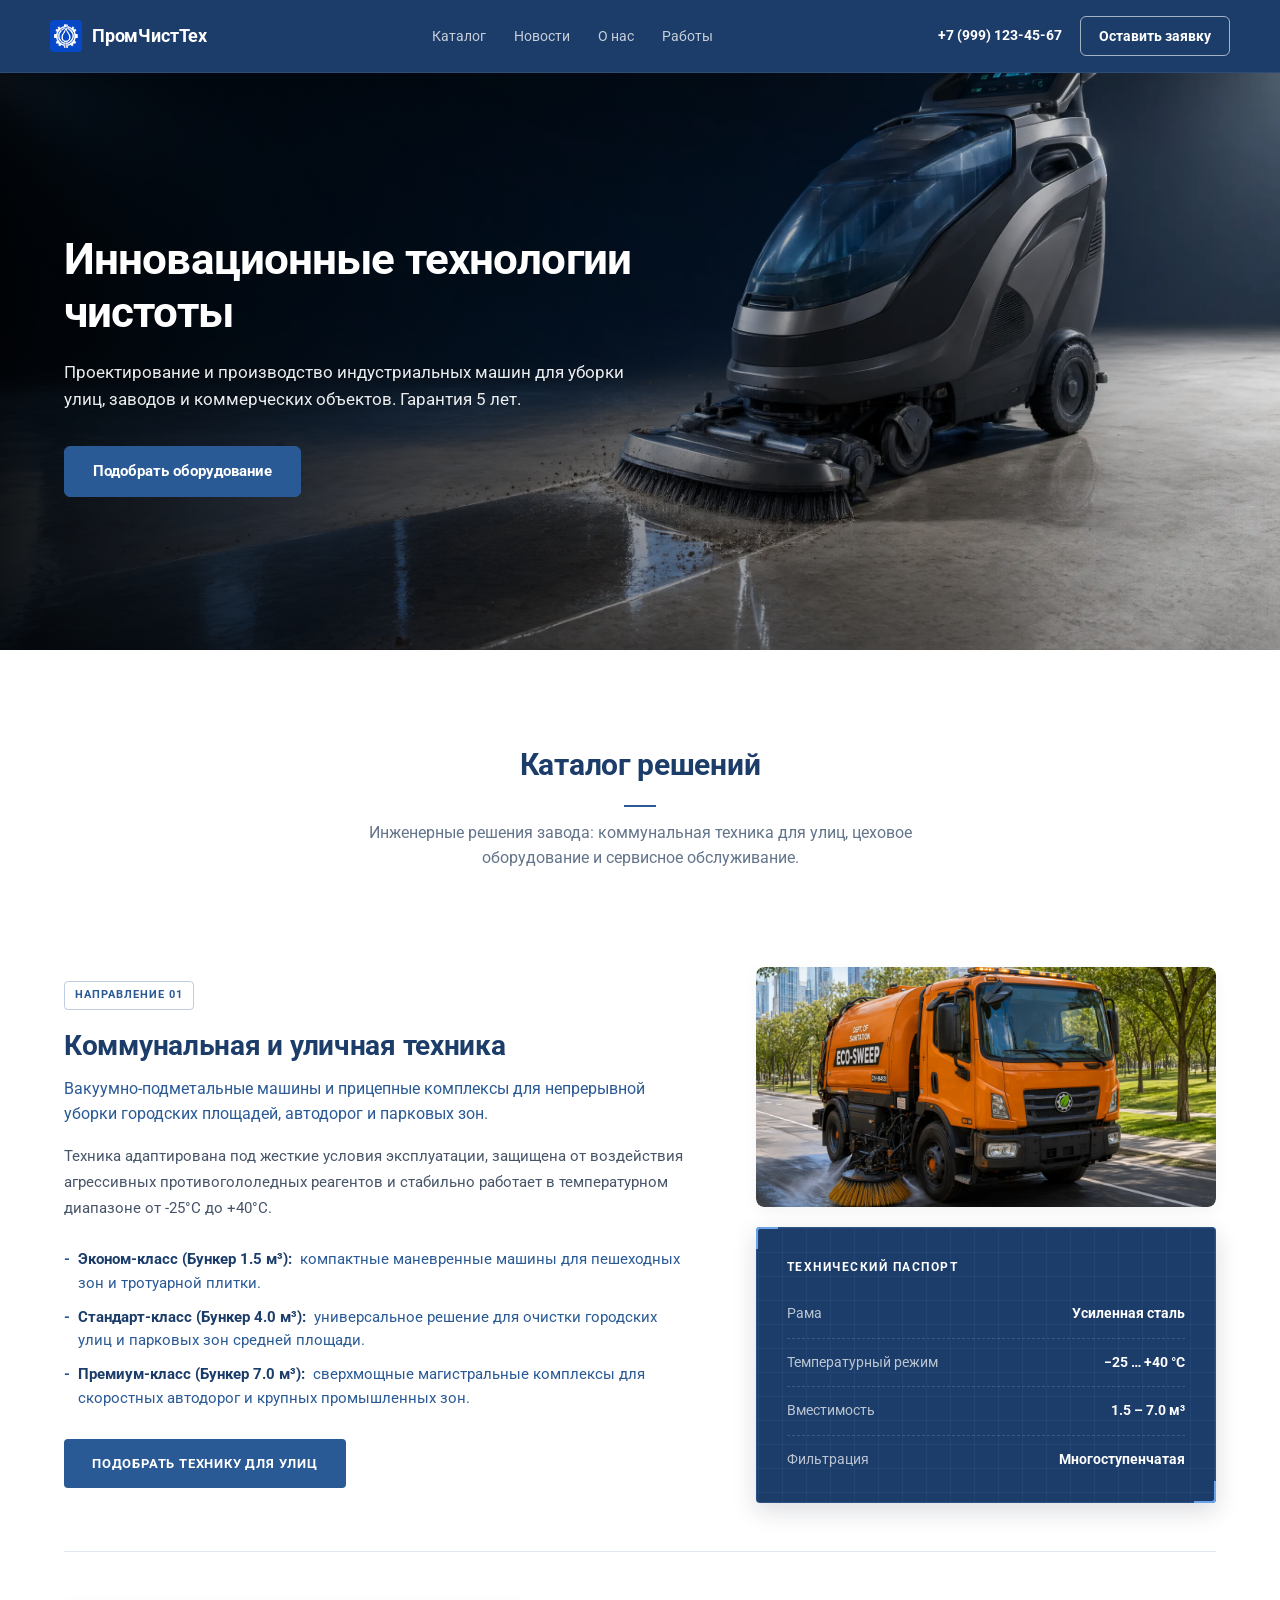
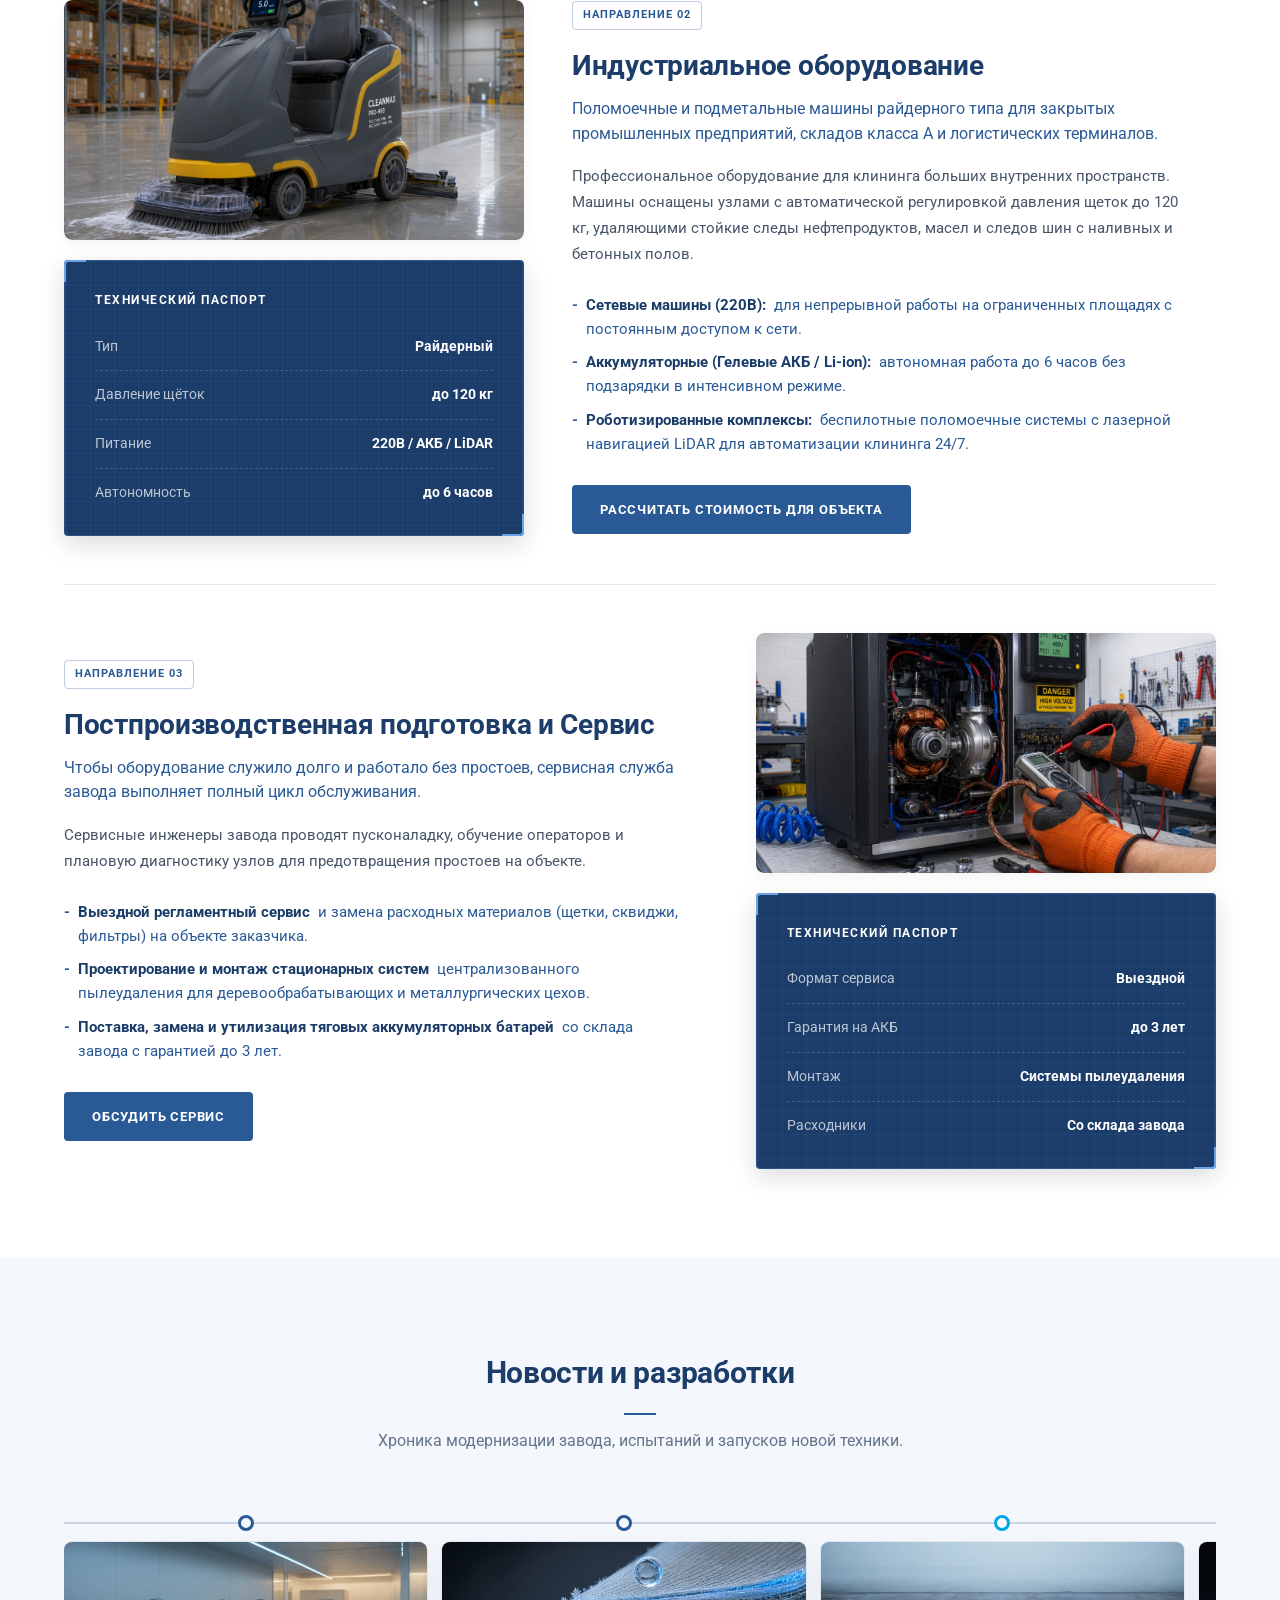
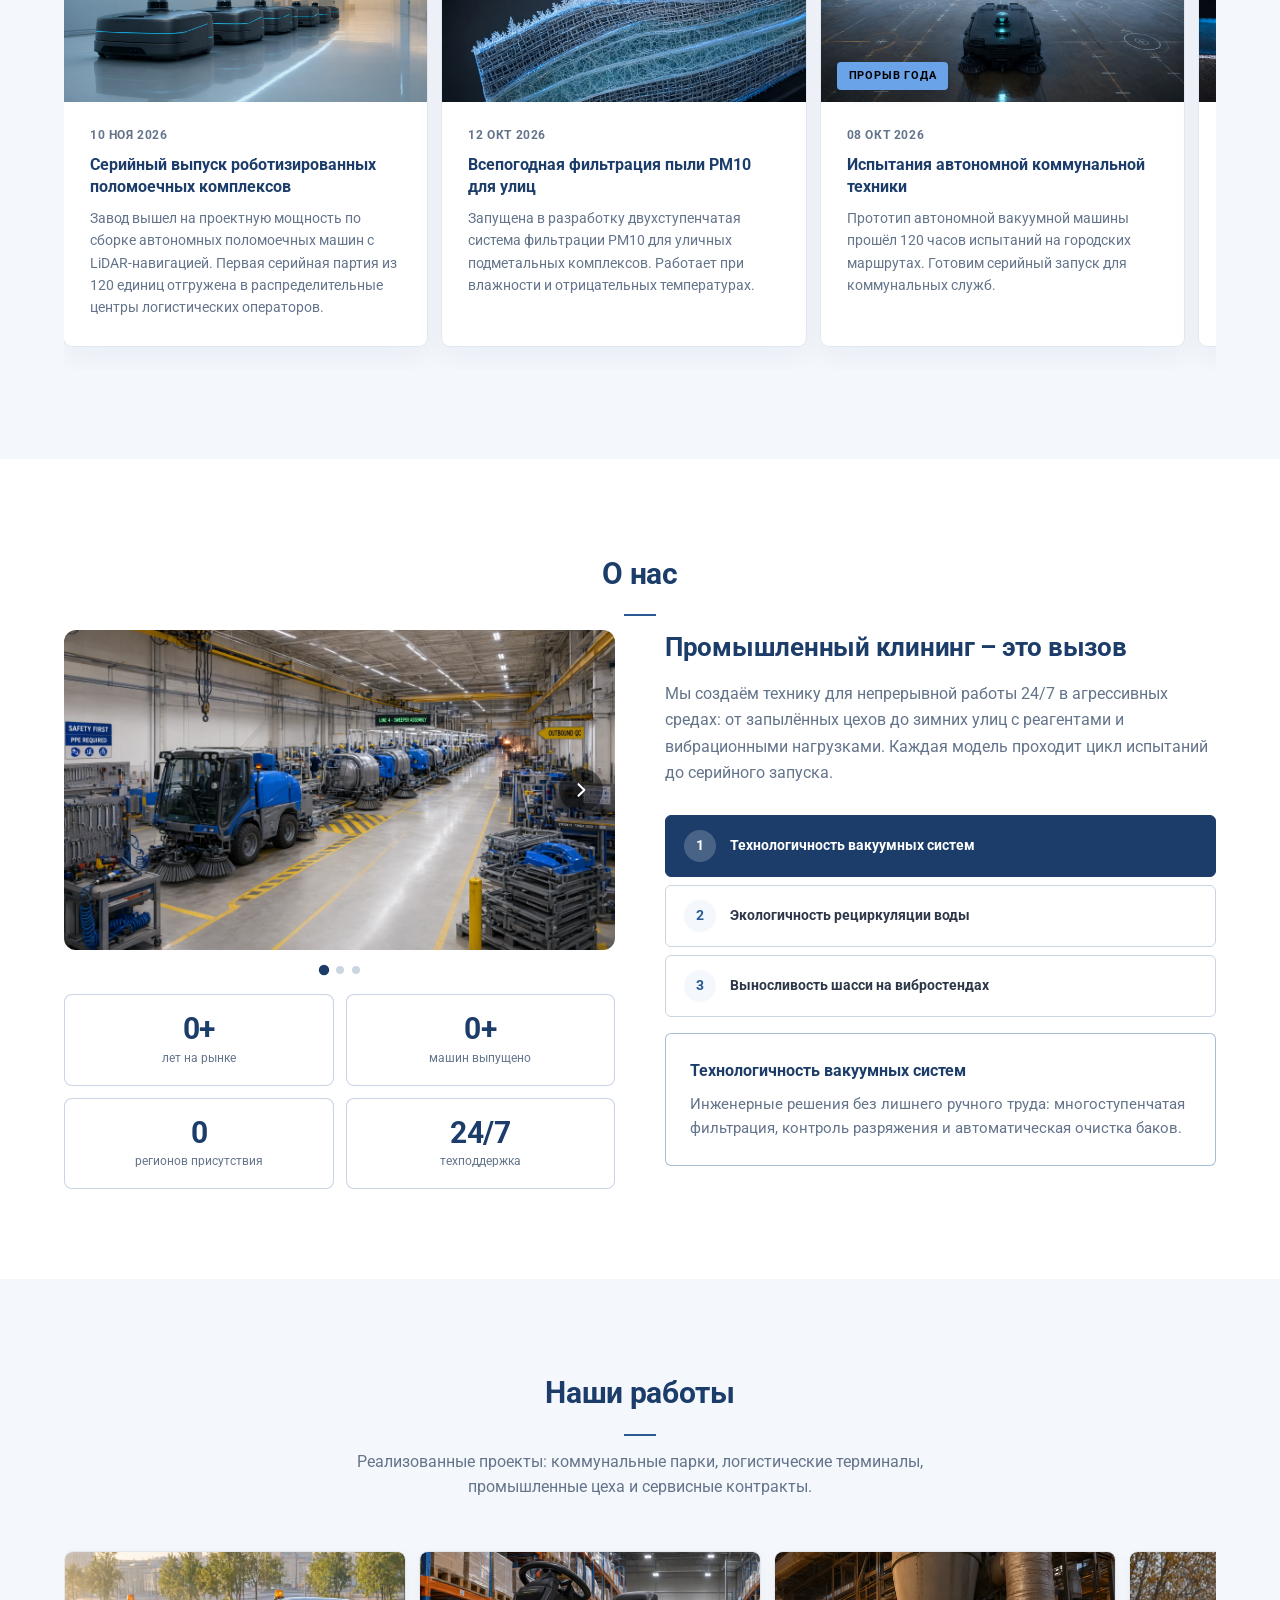
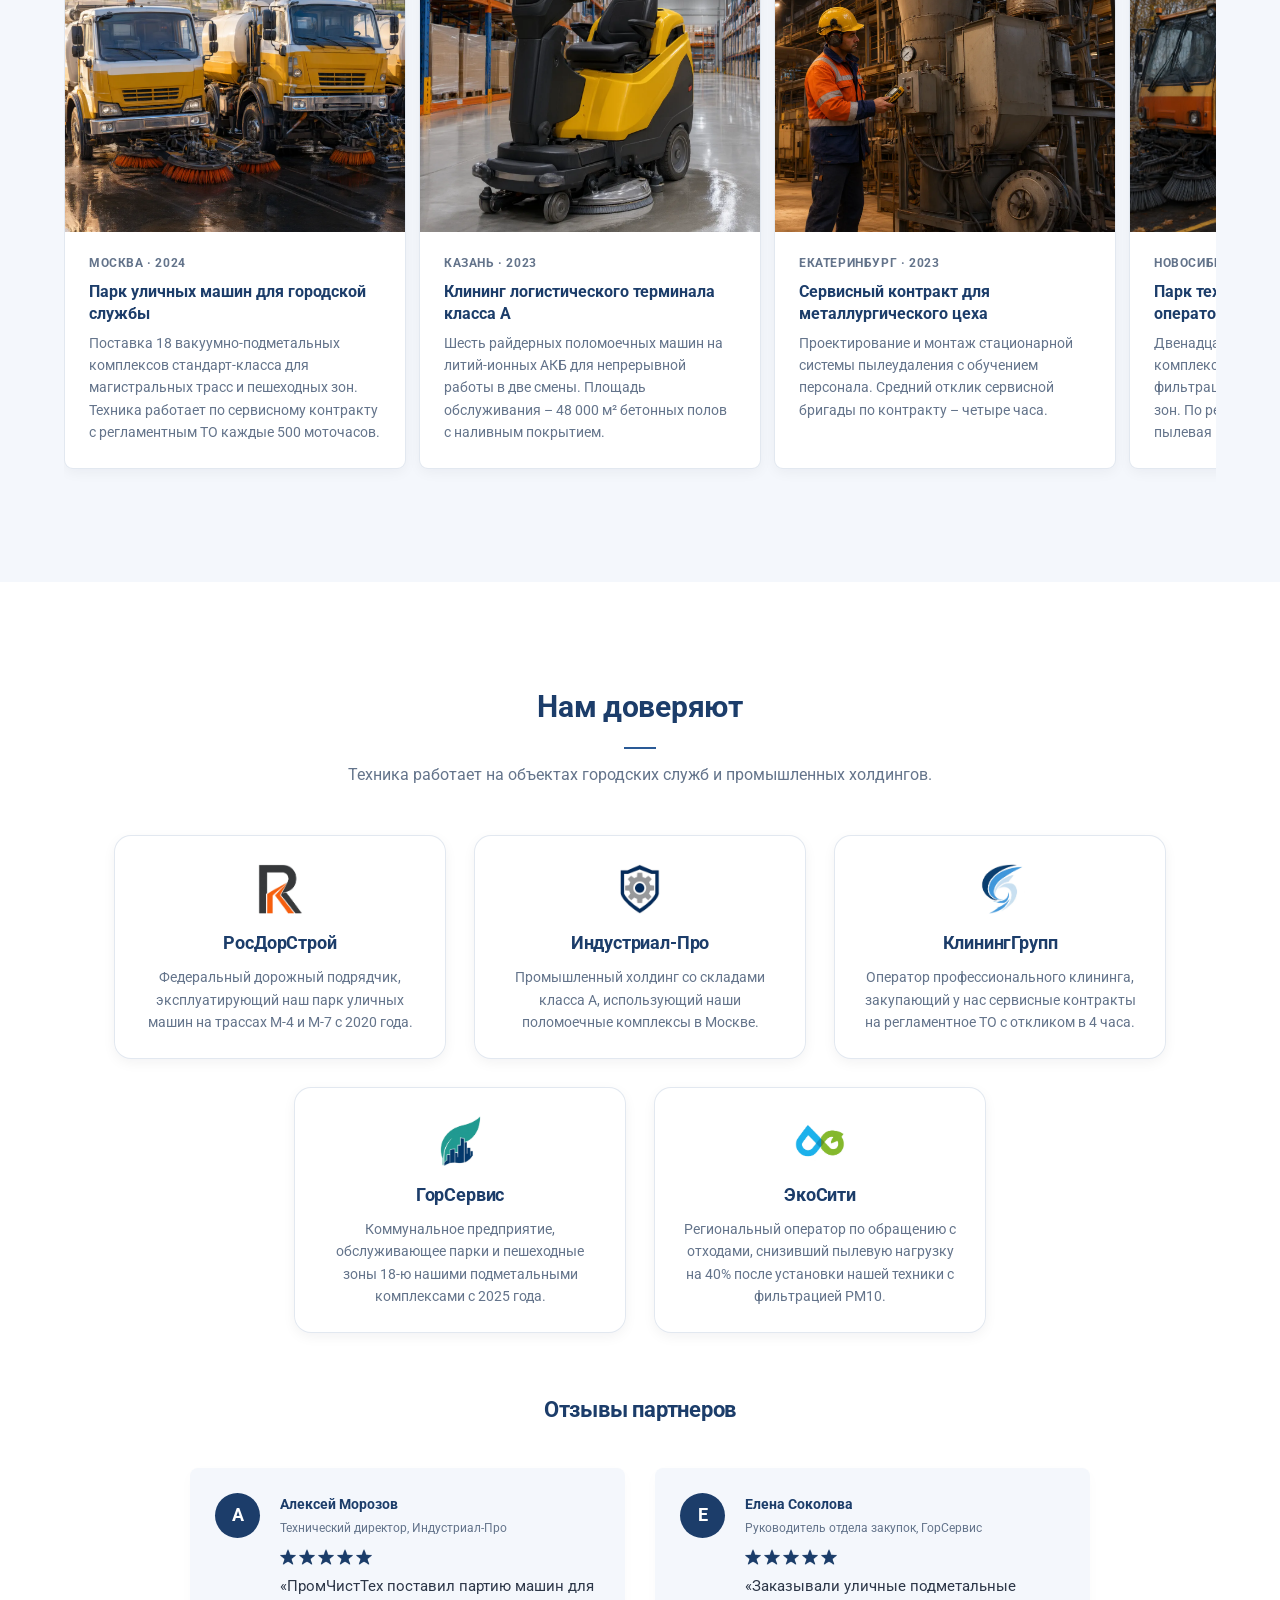
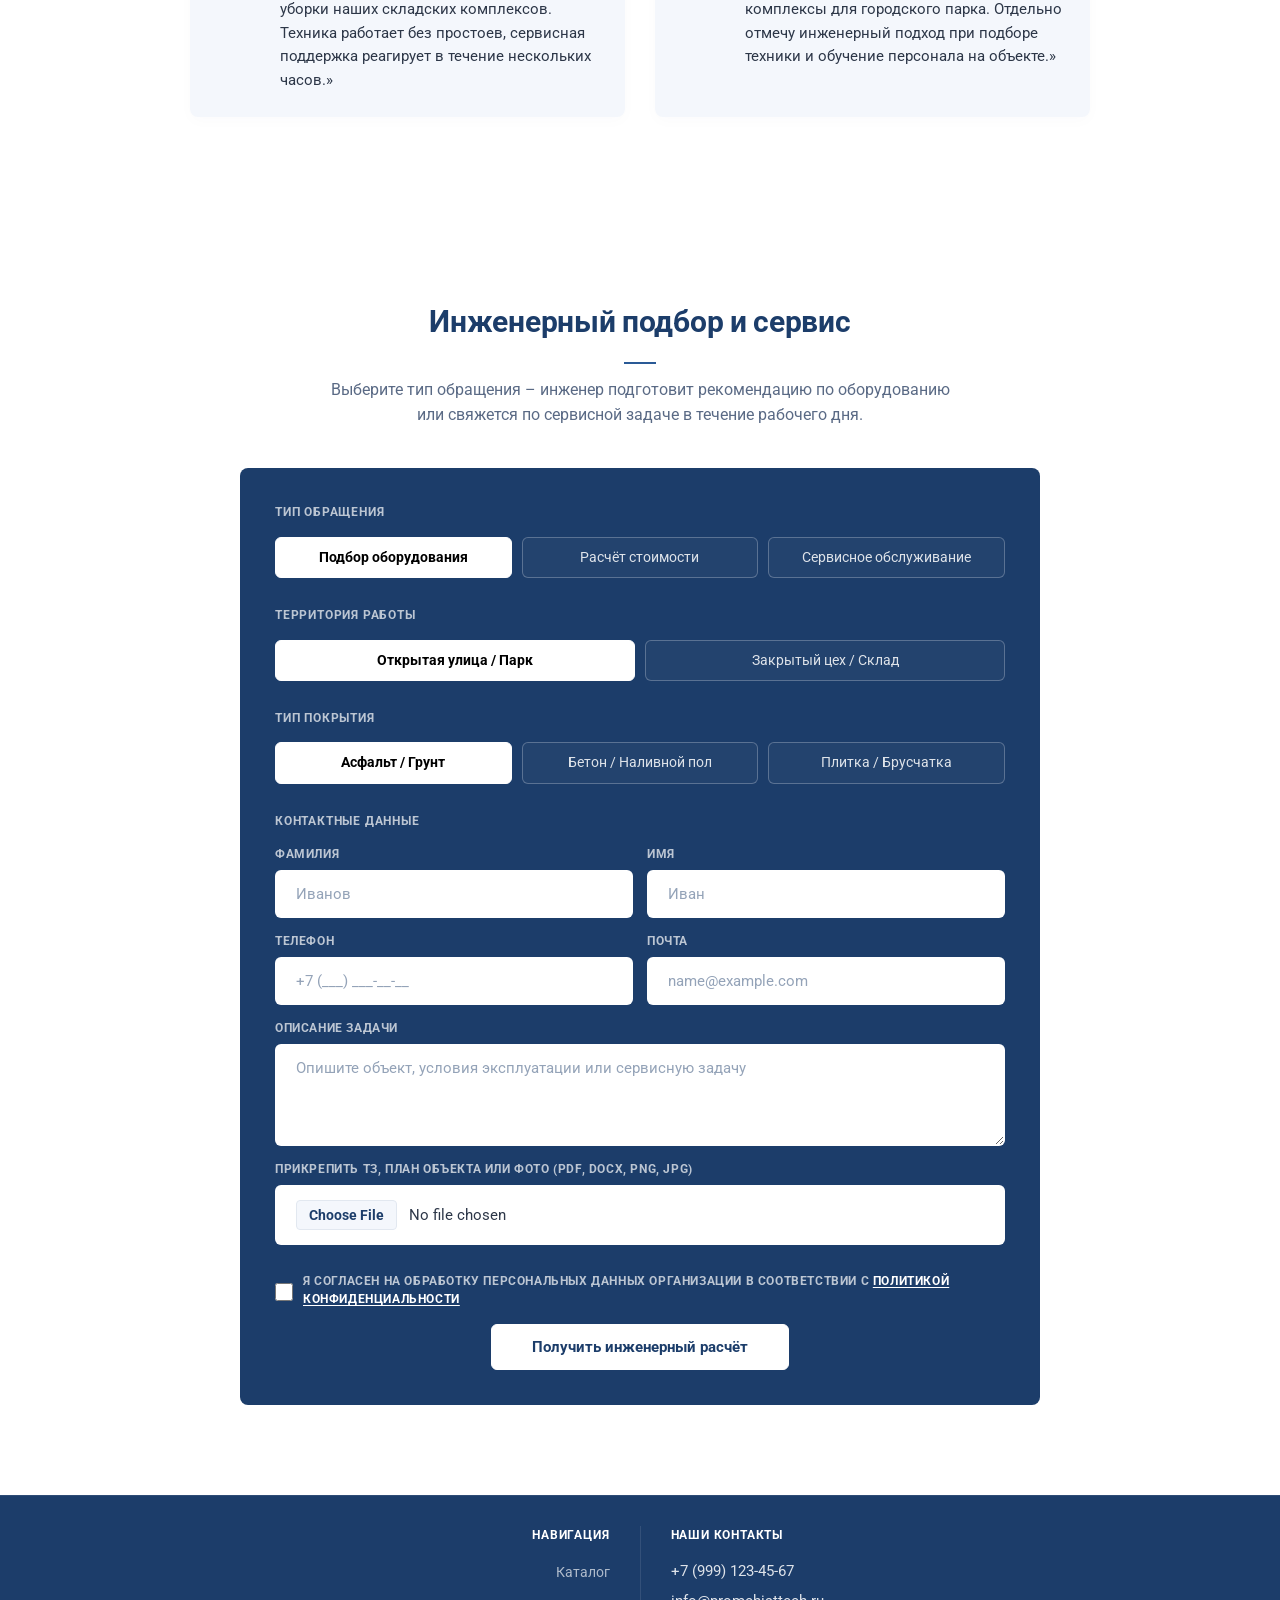
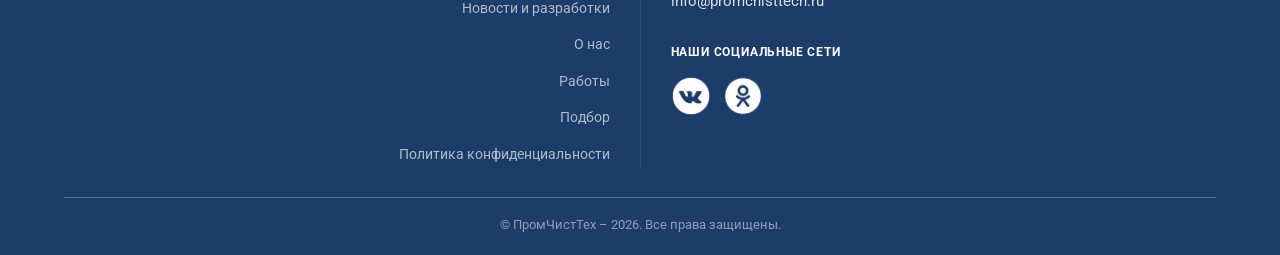
<file: index.html>
<!DOCTYPE html>
<html lang="ru">
<head>
    <meta charset="UTF-8">
    <meta name="viewport" content="width=device-width, initial-scale=1.0">
    <meta name="description" content="ПромЧистТех – производство индустриальных машин для уборки улиц, заводов и коммерческих объектов.">
    <title>ПромЧистТех – Инновационные технологии чистоты</title>
    <link rel="icon" href="./img/icons/logo.webp" type="image/webp">
    <link rel="stylesheet" href="styles.css">
</head>
<body>

    <header class="site-header">
        <div class="header-container">
            <div class="header-wrap">
                <a href="#" class="logo" aria-label="ПромЧистТех – на главную">
                    <span class="logo-icon" aria-hidden="true"></span>
                    <span class="logo-text">ПромЧистТех</span>
                </a>
                
                <div class="header-menu" id="header-menu">
                    <nav class="main-nav" aria-label="Основная навигация">
                        <ul>
                            <li><a href="#catalog">Каталог</a></li>
                            <li><a href="#journal">Новости</a></li>
                            <li><a href="#about">О нас</a></li>
                            <li><a href="#works">Работы</a></li>
                        </ul>
                    </nav>
                </div>

                <div class="header-contacts">
                    <a href="tel:+78005553535" class="phone-link">+7 (999) 123-45-67</a>
                    <a href="#configurator" class="header-btn">Оставить заявку</a>
                </div>

                <button class="burger-menu" id="burger-menu" aria-label="Открыть меню" aria-expanded="false">
                    <img src="./img/icons/burger-menu.png" alt="Меню" class="burger-icon">
                </button>
            </div>
        </div>
    </header>

    <section class="hero">
        <div class="container">
            <div class="hero-text">
                <h1>Инновационные технологии чистоты</h1>
                <p>Проектирование и производство индустриальных машин для уборки улиц, заводов и коммерческих объектов. Гарантия 5 лет.</p>
                <a href="#configurator" class="hero-btn" data-request="equipment">Подобрать оборудование</a>
            </div>
        </div>
    </section>

    <section id="catalog" class="section catalog-section">
        <div class="container">
            <h2 class="section-title">Каталог решений</h2>
            <p class="section-subtitle">Инженерные решения завода: коммунальная техника для улиц, цеховое оборудование и сервисное обслуживание.</p>

            <article class="b2b-direction">
                <div class="b2b-direction-body">
                    <span class="b2b-direction-tag">Направление 01</span>
                    <h3 class="b2b-direction-title">Коммунальная и уличная техника</h3>
                    <p class="b2b-direction-subtitle">Вакуумно-подметальные машины и прицепные комплексы для непрерывной уборки городских площадей, автодорог и парковых зон.</p>
                    <p class="b2b-direction-desc">Техника адаптирована под жесткие условия эксплуатации, защищена от воздействия агрессивных противогололедных реагентов и стабильно работает в температурном диапазоне от -25°C до +40°C.</p>
                    <ul class="b2b-spec-list">
                        <li><strong>Эконом-класс (Бункер 1.5 м³):</strong> компактные маневренные машины для пешеходных зон и тротуарной плитки.</li>
                        <li><strong>Стандарт-класс (Бункер 4.0 м³):</strong> универсальное решение для очистки городских улиц и парковых зон средней площади.</li>
                        <li><strong>Премиум-класс (Бункер 7.0 м³):</strong> сверхмощные магистральные комплексы для скоростных автодорог и крупных промышленных зон.</li>
                    </ul>
                    <a href="#configurator" class="b2b-cta" data-request="equipment">Подобрать технику для улиц</a>
                </div>
                <aside class="b2b-direction-visual">
                    <div class="catalog-image-banner">
                        <img src="./img/catalog/heavy_duty.webp" alt="Коммунальная вакуумно-подметальная уличная техника" loading="lazy">
                    </div>
                    <div class="b2b-spec-plate">
                        <span class="b2b-plate-tag">Технический паспорт</span>
                        <dl class="b2b-spec-rows">
                            <div class="b2b-spec-row"><dt>Рама</dt><dd>Усиленная сталь</dd></div>
                            <div class="b2b-spec-row"><dt>Температурный режим</dt><dd>−25 … +40 °C</dd></div>
                            <div class="b2b-spec-row"><dt>Вместимость</dt><dd>1.5 – 7.0 м³</dd></div>
                            <div class="b2b-spec-row"><dt>Фильтрация</dt><dd>Многоступенчатая</dd></div>
                        </dl>
                    </div>
                </aside>
            </article>

            <article class="b2b-direction">
                <div class="b2b-direction-body">
                    <span class="b2b-direction-tag">Направление 02</span>
                    <h3 class="b2b-direction-title">Индустриальное оборудование</h3>
                    <p class="b2b-direction-subtitle">Поломоечные и подметальные машины райдерного типа для закрытых промышленных предприятий, складов класса А и логистических терминалов.</p>
                    <p class="b2b-direction-desc">Профессиональное оборудование для клининга больших внутренних пространств. Машины оснащены узлами с автоматической регулировкой давления щеток до 120 кг, удаляющими стойкие следы нефтепродуктов, масел и следов шин с наливных и бетонных полов.</p>
                    <ul class="b2b-spec-list">
                        <li><strong>Сетевые машины (220В):</strong> для непрерывной работы на ограниченных площадях с постоянным доступом к сети.</li>
                        <li><strong>Аккумуляторные (Гелевые АКБ / Li-ion):</strong> автономная работа до 6 часов без подзарядки в интенсивном режиме.</li>
                        <li><strong>Роботизированные комплексы:</strong> беспилотные поломоечные системы с лазерной навигацией LiDAR для автоматизации клининга 24/7.</li>
                    </ul>
                    <a href="#configurator" class="b2b-cta" data-request="price">Рассчитать стоимость для объекта</a>
                </div>
                <aside class="b2b-direction-visual">
                    <div class="catalog-image-banner">
                        <img src="./img/catalog/commercial.webp" alt="Промышленная райдерная поломоечная машина" loading="lazy">
                    </div>
                    <div class="b2b-spec-plate">
                        <span class="b2b-plate-tag">Технический паспорт</span>
                        <dl class="b2b-spec-rows">
                            <div class="b2b-spec-row"><dt>Тип</dt><dd>Райдерный</dd></div>
                            <div class="b2b-spec-row"><dt>Давление щёток</dt><dd>до 120 кг</dd></div>
                            <div class="b2b-spec-row"><dt>Питание</dt><dd>220В / АКБ / LiDAR</dd></div>
                            <div class="b2b-spec-row"><dt>Автономность</dt><dd>до 6 часов</dd></div>
                        </dl>
                    </div>
                </aside>
            </article>

            <article class="b2b-direction">
                <div class="b2b-direction-body">
                    <span class="b2b-direction-tag">Направление 03</span>
                    <h3 class="b2b-direction-title">Постпроизводственная подготовка и Сервис</h3>
                    <p class="b2b-direction-subtitle">Чтобы оборудование служило долго и работало без простоев, сервисная служба завода выполняет полный цикл обслуживания.</p>
                    <p class="b2b-direction-desc">Сервисные инженеры завода проводят пусконаладку, обучение операторов и плановую диагностику узлов для предотвращения простоев на объекте.</p>
                    <ul class="b2b-spec-list">
                        <li><strong>Выездной регламентный сервис</strong> и замена расходных материалов (щетки, сквиджи, фильтры) на объекте заказчика.</li>
                        <li><strong>Проектирование и монтаж стационарных систем</strong> централизованного пылеудаления для деревообрабатывающих и металлургических цехов.</li>
                        <li><strong>Поставка, замена и утилизация тяговых аккумуляторных батарей</strong> со склада завода с гарантией до 3 лет.</li>
                    </ul>
                    <a href="#configurator" class="b2b-cta" data-request="service">Обсудить сервис</a>
                </div>
                <aside class="b2b-direction-visual">
                    <div class="catalog-image-banner">
                        <img src="./img/catalog/service.webp" alt="Инженерный сервис и обслуживание оборудования" loading="lazy">
                    </div>
                    <div class="b2b-spec-plate">
                        <span class="b2b-plate-tag">Технический паспорт</span>
                        <dl class="b2b-spec-rows">
                            <div class="b2b-spec-row"><dt>Формат сервиса</dt><dd>Выездной</dd></div>
                            <div class="b2b-spec-row"><dt>Гарантия на АКБ</dt><dd>до 3 лет</dd></div>
                            <div class="b2b-spec-row"><dt>Монтаж</dt><dd>Системы пылеудаления</dd></div>
                            <div class="b2b-spec-row"><dt>Расходники</dt><dd>Со склада завода</dd></div>
                        </dl>
                    </div>
                </aside>
            </article>
        </div>
    </section>

    <section id="journal" class="section journal-section">
        <div class="container">
            <h2 class="section-title">Новости и разработки</h2>
            <p class="section-subtitle">Хроника модернизации завода, испытаний и запусков новой техники.</p>
            <div class="timeline-container">
                <article class="timeline-item">
                    <span class="timeline-dot" aria-hidden="true"></span>
                    <img src="./img/timeline/timeline_4.webp" alt="Серийный выпуск роботизированных поломоечных комплексов" loading="lazy">
                    <div class="timeline-content">
                        <span class="timeline-date">10 Ноя 2026</span>
                        <h3>Серийный выпуск роботизированных поломоечных комплексов</h3>
                        <p>Завод вышел на проектную мощность по сборке автономных поломоечных машин с LiDAR-навигацией. Первая серийная партия из 120 единиц отгружена в распределительные центры логистических операторов.</p>
                    </div>
                </article>
                <article class="timeline-item">
                    <span class="timeline-dot" aria-hidden="true"></span>
                    <img src="./img/timeline/timeline_1.webp" alt="Всепогодная фильтрация пыли PM10" loading="lazy">
                    <div class="timeline-content">
                        <span class="timeline-date">12 Окт 2026</span>
                        <h3>Всепогодная фильтрация пыли PM10 для улиц</h3>
                        <p>Запущена в разработку двухступенчатая система фильтрации PM10 для уличных подметальных комплексов. Работает при влажности и отрицательных температурах.</p>
                    </div>
                </article>
                <article class="timeline-item item-highlight">
                    <span class="timeline-dot" aria-hidden="true"></span>
                    <img src="./img/timeline/timeline_2.webp" alt="Испытания автономной коммунальной техники" loading="lazy">
                    <div class="timeline-content">
                        <span class="timeline-badge">Прорыв года</span>
                        <span class="timeline-date">08 Окт 2026</span>
                        <h3>Испытания автономной коммунальной техники</h3>
                        <p>Прототип автономной вакуумной машины прошёл 120 часов испытаний на городских маршрутах. Готовим серийный запуск для коммунальных служб.</p>
                    </div>
                </article>
                <article class="timeline-item">
                    <span class="timeline-dot" aria-hidden="true"></span>
                    <img src="./img/timeline/timeline_5.webp" alt="Запуск линии лазерной резки металла" loading="lazy">
                    <div class="timeline-content">
                        <span class="timeline-date">05 Окт 2026</span>
                        <h3>Запуск линии лазерной резки металла</h3>
                        <p>В цехе №1 установлен волоконный лазер мощностью 12 кВт для раскроя высокопрочной стали. Скорость обработки рамы шасси выросла на 35%, точность сборки достигла 0,1 мм.</p>
                    </div>
                </article>
                <article class="timeline-item">
                    <span class="timeline-dot" aria-hidden="true"></span>
                    <img src="./img/timeline/timeline_6.webp" alt="Полевые испытания техники в Якутии при -45°C" loading="lazy">
                    <div class="timeline-content">
                        <span class="timeline-date">01 Окт 2026</span>
                        <h3>Полевые испытания техники на Крайнем Севере</h3>
                        <p>Две коммунальные машины прошли 3000 км испытаний в Якутии при температуре −45°C. Подтверждена стабильная работа гидравлики, электроники и аккумуляторов без потери мощности.</p>
                    </div>
                </article>
                <article class="timeline-item">
                    <span class="timeline-dot" aria-hidden="true"></span>
                    <img src="./img/timeline/timeline_3.webp" alt="Защита шасси от дорожных реагентов" loading="lazy">
                    <div class="timeline-content">
                        <span class="timeline-date">29 Сен 2026</span>
                        <h3>Защита шасси от дорожных реагентов</h3>
                        <p>Усилено шасси уличной техники: антикоррозийное покрытие и дополнительная обработка узлов под работу с противогололёдными смесями.</p>
                    </div>
                </article>
            </div>
        </div>
    </section>

    <section id="about" class="section about-section">
        <div class="container">
            <h2 class="section-title">О нас</h2>
            <div class="about-split">
                <div class="about-left-col">
                    <div class="about-slider" data-slide="1">
                        <input type="radio" name="about-slide" id="about-slide-1" checked>
                        <input type="radio" name="about-slide" id="about-slide-2">
                        <input type="radio" name="about-slide" id="about-slide-3">

                        <div class="about-slider-wrap">
                            <div class="about-slider-track">
                                <img class="about-slide-img" src="./img/about/factory.webp" alt="Сборочный цех завода ПромЧистТех" loading="lazy">
                                <img class="about-slide-img" src="./img/about/recirculation.webp" alt="Процесс сварки шасси" loading="lazy">
                                <img class="about-slide-img" src="./img/about/test.webp" alt="Испытания на вибростенде" loading="lazy">
                            </div>

                            <label for="about-slide-2" class="slider-arrow slider-arrow--right slider-arrow--s1" aria-label="Следующий слайд">
                                <svg viewBox="0 0 24 24" width="20" height="20" aria-hidden="true">
                                    <path d="M9 5 L16 12 L9 19" fill="none" stroke="currentColor" stroke-width="2.5" stroke-linecap="round" stroke-linejoin="round"/>
                                </svg>
                            </label>

                            <label for="about-slide-1" class="slider-arrow slider-arrow--left slider-arrow--s2" aria-label="Предыдущий слайд">
                                <svg viewBox="0 0 24 24" width="20" height="20" aria-hidden="true">
                                    <path d="M15 5 L8 12 L15 19" fill="none" stroke="currentColor" stroke-width="2.5" stroke-linecap="round" stroke-linejoin="round"/>
                                </svg>
                            </label>
                            <label for="about-slide-3" class="slider-arrow slider-arrow--right slider-arrow--s2" aria-label="Следующий слайд">
                                <svg viewBox="0 0 24 24" width="20" height="20" aria-hidden="true">
                                    <path d="M9 5 L16 12 L9 19" fill="none" stroke="currentColor" stroke-width="2.5" stroke-linecap="round" stroke-linejoin="round"/>
                                </svg>
                            </label>

                            <label for="about-slide-2" class="slider-arrow slider-arrow--left slider-arrow--s3" aria-label="Предыдущий слайд">
                                <svg viewBox="0 0 24 24" width="20" height="20" aria-hidden="true">
                                    <path d="M15 5 L8 12 L15 19" fill="none" stroke="currentColor" stroke-width="2.5" stroke-linecap="round" stroke-linejoin="round"/>
                                </svg>
                            </label>
                        </div>

                        <div class="slider-dots-container">
                            <label for="about-slide-1" class="slider-dot slider-dot--active" aria-label="Слайд 1"></label>
                            <label for="about-slide-2" class="slider-dot" aria-label="Слайд 2"></label>
                            <label for="about-slide-3" class="slider-dot" aria-label="Слайд 3"></label>
                        </div>
                    </div>

                    <div class="factory-stats">
                        <div class="stat-tile">
                            <span class="stat-number">5+</span>
                            <span class="stat-label">лет на рынке</span>
                        </div>
                        <div class="stat-tile">
                            <span class="stat-number">1200+</span>
                            <span class="stat-label">машин выпущено</span>
                        </div>
                        <div class="stat-tile">
                            <span class="stat-number">85</span>
                            <span class="stat-label">регионов присутствия</span>
                        </div>
                        <div class="stat-tile">
                            <span class="stat-number">24/7</span>
                            <span class="stat-label">техподдержка</span>
                        </div>
                    </div>
                </div>

                <div class="about-content">
                    <h3>Промышленный клининг – это вызов</h3>
                    <p>Мы создаём технику для непрерывной работы 24/7 в агрессивных средах: от запылённых цехов до зимних улиц с реагентами и вибрационными нагрузками. Каждая модель проходит цикл испытаний до серийного запуска.</p>
                    <div class="process-tabs" data-tab="1">
                        <input type="radio" name="process" id="process-1" checked>
                        <input type="radio" name="process" id="process-2">
                        <input type="radio" name="process" id="process-3">
                        <div class="process-tabs-nav" role="tablist" aria-label="Принципы производства">
                            <label for="process-1" class="is-active">
                                <span class="step-num">1</span>
                                <span class="step-label">Технологичность вакуумных систем</span>
                            </label>
                            <label for="process-2">
                                <span class="step-num">2</span>
                                <span class="step-label">Экологичность рециркуляции воды</span>
                            </label>
                            <label for="process-3">
                                <span class="step-num">3</span>
                                <span class="step-label">Выносливость шасси на вибростендах</span>
                            </label>
                        </div>
                        <div class="process-panels">
                            <div class="process-panel" data-panel="1">
                                <h4>Технологичность вакуумных систем</h4>
                                <p>Инженерные решения без лишнего ручного труда: многоступенчатая фильтрация, контроль разряжения и автоматическая очистка баков.</p>
                            </div>
                            <div class="process-panel" data-panel="2" hidden>
                                <h4>Экологичность рециркуляции воды</h4>
                                <p>Замкнутый цикл рециркуляции воды и снижение потребления ПАВ. Бережный расход чистой воды и минимизация следов на покрытии.</p>
                            </div>
                            <div class="process-panel" data-panel="3" hidden>
                                <h4>Выносливость шасси на вибростендах</h4>
                                <p>Каждое шасси проходит испытания на вибростендах: имитация дорожных реагентов, неровностей и зимних перегрузок.</p>
                            </div>
                        </div>
                    </div>
                </div>
            </div>
        </div>
    </section>

    <section id="works" class="section works-section">
        <div class="container">
            <h2 class="section-title">Наши работы</h2>
            <p class="section-subtitle">Реализованные проекты: коммунальные парки, логистические терминалы, промышленные цеха и сервисные контракты.</p>
            <div class="works-slider">
                <div class="works-grid">
                    <article class="work-card">
                        <div class="work-image">
                            <img src="./img/works/moscow.webp" alt="Парк уличных подметальных машин в Москве" loading="lazy">
                        </div>
                        <div class="work-content">
                            <span class="work-meta">Москва · 2024</span>
                            <h3>Парк уличных машин для городской службы</h3>
                            <p>Поставка 18 вакуумно-подметальных комплексов стандарт-класса для магистральных трасс и пешеходных зон. Техника работает по сервисному контракту с регламентным ТО каждые 500 моточасов.</p>
                        </div>
                    </article>

                    <article class="work-card">
                        <div class="work-image">
                            <img src="./img/works/kazan.webp" alt="Поломоечные комплексы в логистическом терминале Казани" loading="lazy">
                        </div>
                        <div class="work-content">
                            <span class="work-meta">Казань · 2023</span>
                            <h3>Клининг логистического терминала класса А</h3>
                            <p>Шесть райдерных поломоечных машин на литий-ионных АКБ для непрерывной работы в две смены. Площадь обслуживания – 48 000 м² бетонных полов с наливным покрытием.</p>
                        </div>
                    </article>

                    <article class="work-card">
                        <div class="work-image">
                            <img src="./img/works/ekaterinburg.webp" alt="Сервисный контракт для металлургического цеха" loading="lazy">
                        </div>
                        <div class="work-content">
                            <span class="work-meta">Екатеринбург · 2023</span>
                            <h3>Сервисный контракт для металлургического цеха</h3>
                            <p>Проектирование и монтаж стационарной системы пылеудаления с обучением персонала. Средний отклик сервисной бригады по контракту – четыре часа.</p>
                        </div>
                    </article>

                    <article class="work-card">
                        <div class="work-image">
                            <img src="./img/works/novosibirsk.webp" alt="Парк техники для регионального оператора" loading="lazy">
                        </div>
                        <div class="work-content">
                            <span class="work-meta">Новосибирск · 2022</span>
                            <h3>Парк техники для регионального оператора</h3>
                            <p>Двенадцать уличных подметальных комплексов с многоступенчатой фильтрацией PM10 для уборки санитарных зон. По результатам эксплуатации пылевая нагрузка снижена на 40%.</p>
                        </div>
                    </article>

                    <article class="work-card">
                        <div class="work-image">
                            <img src="./img/works/yakutsk.webp" alt="Техника для эксплуатации на Крайнем Севере" loading="lazy">
                        </div>
                        <div class="work-content">
                            <span class="work-meta">Якутск · 2022</span>
                            <h3>Адаптация техники под Крайний Север</h3>
                            <p>Специальная серия коммунальных машин для эксплуатации при −45°C. Усиленная гидравлика, морозостойкие АКБ и антикоррозийное покрытие шасси под работу с реагентами.</p>
                        </div>
                    </article>
                </div>
            </div>
        </div>
    </section>

    <section class="section clients-section">
        <div class="container">
            <h2 class="section-title">Нам доверяют</h2>
            <p class="section-subtitle">Техника работает на объектах городских служб и промышленных холдингов.</p>
            <div class="partner-grid">
                <article class="partner-card">
                    <div class="partner-image">
                        <img src="./img/partners/rosdorstroy.webp" alt="Логотип компании РосДорСтрой" loading="lazy">
                    </div>
                    <div class="partner-body">
                        <h3>РосДорСтрой</h3>
                        <p>Федеральный дорожный подрядчик, эксплуатирующий наш парк уличных машин на трассах М-4 и М-7 с 2020 года.</p>
                    </div>
                </article>

                <article class="partner-card">
                    <div class="partner-image">
                        <img src="./img/partners/industrial-pro.webp" alt="Логотип компании Индустриал-Про" loading="lazy">
                    </div>
                    <div class="partner-body">
                        <h3>Индустриал-Про</h3>
                        <p>Промышленный холдинг со складами класса А, использующий наши поломоечные комплексы в Москве.</p>
                    </div>
                </article>

                <article class="partner-card">
                    <div class="partner-image">
                        <img src="./img/partners/cleaning-group.webp" alt="Логотип компании КлинингГрупп" loading="lazy">
                    </div>
                    <div class="partner-body">
                        <h3>КлинингГрупп</h3>
                        <p>Оператор профессионального клининга, закупающий у нас сервисные контракты на регламентное ТО с откликом в 4 часа.</p>
                    </div>
                </article>

                <article class="partner-card">
                    <div class="partner-image">
                        <img src="./img/partners/gorservice.webp" alt="Логотип компании ГорСервис" loading="lazy">
                    </div>
                    <div class="partner-body">
                        <h3>ГорСервис</h3>
                        <p>Коммунальное предприятие, обслуживающее парки и пешеходные зоны 18-ю нашими подметальными комплексами с 2025 года.</p>
                    </div>
                </article>

                <article class="partner-card">
                    <div class="partner-image">
                        <img src="./img/partners/ecocity.webp" alt="Логотип компании ЭкоСити" loading="lazy">
                    </div>
                    <div class="partner-body">
                        <h3>ЭкоСити</h3>
                        <p>Региональный оператор по обращению с отходами, снизивший пылевую нагрузку на 40% после установки нашей техники с фильтрацией PM10.</p>
                    </div>
                </article>
            </div>

            <div class="testimonials">
                <h3 class="testimonials-title">Отзывы партнеров</h3>
                <div class="footer-reviews-grid">
                    <article class="review-card-b2b">
                        <div class="review-avatar">А</div>
                        <div class="review-content-text">
                            <div class="testimonial-author">
                                <span class="testimonial-name">Алексей Морозов</span>
                                <span class="testimonial-role">Технический директор, Индустриал-Про</span>
                            </div>
                            <div class="review-stars" role="img" aria-label="Оценка 5 из 5">
                                <img src="./img/icons/star.webp" alt="" loading="lazy">
                                <img src="./img/icons/star.webp" alt="" loading="lazy">
                                <img src="./img/icons/star.webp" alt="" loading="lazy">
                                <img src="./img/icons/star.webp" alt="" loading="lazy">
                                <img src="./img/icons/star.webp" alt="" loading="lazy">
                            </div>
                            <p class="testimonial-text">«ПромЧистТех поставил партию машин для уборки наших складских комплексов. Техника работает без простоев, сервисная поддержка реагирует в течение нескольких часов.»</p>
                        </div>
                    </article>
                    <article class="review-card-b2b">
                        <div class="review-avatar">Е</div>
                        <div class="review-content-text">
                            <div class="testimonial-author">
                                <span class="testimonial-name">Елена Соколова</span>
                                <span class="testimonial-role">Руководитель отдела закупок, ГорСервис</span>
                            </div>
                            <div class="review-stars" role="img" aria-label="Оценка 5 из 5">
                                <img src="./img/icons/star.webp" alt="" loading="lazy">
                                <img src="./img/icons/star.webp" alt="" loading="lazy">
                                <img src="./img/icons/star.webp" alt="" loading="lazy">
                                <img src="./img/icons/star.webp" alt="" loading="lazy">
                                <img src="./img/icons/star.webp" alt="" loading="lazy">
                            </div>
                            <p class="testimonial-text">«Заказывали уличные подметальные комплексы для городского парка. Отдельно отмечу инженерный подход при подборе техники и обучение персонала на объекте.»</p>
                        </div>
                    </article>
                </div>
            </div>
        </div>
    </section>

    <section id="configurator" class="section configurator-section">
        <div class="container">
            <h2 class="configurator-title">Инженерный подбор и сервис</h2>
            <p class="configurator-subtitle">Выберите тип обращения – инженер подготовит рекомендацию по оборудованию или свяжется по сервисной задаче в течение рабочего дня.</p>
            <div class="configurator">
                <form action="#" method="post" enctype="multipart/form-data" novalidate>
                    <fieldset class="calc-group">
                        <legend>Тип обращения</legend>
                        <div class="calc-options calc-options--three">
                            <label class="calc-option">
                                <input type="radio" name="request_type" value="equipment" checked>
                                <span class="calc-option-label">
                                    <span class="calc-option-text">Подбор оборудования</span>
                                </span>
                            </label>
                            <label class="calc-option">
                                <input type="radio" name="request_type" value="price">
                                <span class="calc-option-label">
                                    <span class="calc-option-text">Расчёт стоимости</span>
                                </span>
                            </label>
                            <label class="calc-option">
                                <input type="radio" name="request_type" value="service">
                                <span class="calc-option-label">
                                    <span class="calc-option-text">Сервисное обслуживание</span>
                                </span>
                            </label>
                        </div>
                    </fieldset>

                    <fieldset class="calc-group calc-group--equipment" data-form-block="equipment">
                        <legend>Территория работы</legend>
                        <div class="calc-options">
                            <label class="calc-option">
                                <input type="radio" name="territory" value="open" checked>
                                <span class="calc-option-label">
                                    <span class="calc-option-text">Открытая улица / Парк</span>
                                </span>
                            </label>
                            <label class="calc-option">
                                <input type="radio" name="territory" value="indoor">
                                <span class="calc-option-label">
                                    <span class="calc-option-text">Закрытый цех / Склад</span>
                                </span>
                            </label>
                        </div>
                    </fieldset>

                    <fieldset class="calc-group calc-group--equipment" data-form-block="equipment">
                        <legend>Тип покрытия</legend>
                        <div class="calc-options calc-options--three">
                            <label class="calc-option">
                                <input type="radio" name="surface" value="asphalt" checked>
                                <span class="calc-option-label">
                                    <span class="calc-option-text">Асфальт / Грунт</span>
                                </span>
                            </label>
                            <label class="calc-option">
                                <input type="radio" name="surface" value="concrete">
                                <span class="calc-option-label">
                                    <span class="calc-option-text">Бетон / Наливной пол</span>
                                </span>
                            </label>
                            <label class="calc-option">
                                <input type="radio" name="surface" value="tile">
                                <span class="calc-option-label">
                                    <span class="calc-option-text">Плитка / Брусчатка</span>
                                </span>
                            </label>
                        </div>
                    </fieldset>

                    <fieldset class="calc-group calc-group--service" data-form-block="service" hidden>
                        <legend>Сервисная задача</legend>
                        <div class="calc-options">
                            <label class="calc-option">
                                <input type="radio" name="service_task" value="maintenance" checked>
                                <span class="calc-option-label">
                                    <span class="calc-option-text">Плановое ТО</span>
                                </span>
                            </label>
                            <label class="calc-option">
                                <input type="radio" name="service_task" value="repair">
                                <span class="calc-option-label">
                                    <span class="calc-option-text">Ремонт</span>
                                </span>
                            </label>
                            <label class="calc-option">
                                <input type="radio" name="service_task" value="battery">
                                <span class="calc-option-label">
                                    <span class="calc-option-text">Замена АКБ</span>
                                </span>
                            </label>
                            <label class="calc-option">
                                <input type="radio" name="service_task" value="dust">
                                <span class="calc-option-label">
                                    <span class="calc-option-text">Монтаж пылеудаления</span>
                                </span>
                            </label>
                        </div>
                    </fieldset>

                    <fieldset class="calc-group">
                        <legend>Контактные данные</legend>
                        <div class="form-grid">
                            <div class="form-group">
                                <label for="lastName">Фамилия</label>
                                <input type="text" id="lastName" name="lastName" placeholder="Иванов" required>
                                <span class="form-error" aria-live="polite"></span>
                            </div>
                            <div class="form-group">
                                <label for="firstName">Имя</label>
                                <input type="text" id="firstName" name="firstName" placeholder="Иван" required>
                                <span class="form-error" aria-live="polite"></span>
                            </div>
                            <div class="form-group">
                                <label for="phone">Телефон</label>
                                <input type="tel" id="phone" name="phone" placeholder="+7 (___) ___-__-__" maxlength="18" autocomplete="tel" inputmode="tel" required>
                                <span class="form-error" aria-live="polite"></span>
                            </div>
                            <div class="form-group">
                                <label for="email">Почта</label>
                                <input type="email" id="email" name="email" placeholder="name@example.com" required>
                                <span class="form-error" aria-live="polite"></span>
                            </div>
                            <div class="form-group form-group--full">
                                <label for="requirements">Описание задачи</label>
                                <textarea id="requirements" name="requirements" rows="4" placeholder="Опишите объект, условия эксплуатации или сервисную задачу"></textarea>
                            </div>
                            <div class="form-group form-group--full">
                                <label for="fileUpload">Прикрепить ТЗ, план объекта или фото (PDF, DOCX, PNG, JPG)</label>
                                <input type="file" id="fileUpload" name="uploaded_file" class="custom-file-input" accept=".pdf,.docx,.doc,.png,.jpg,.jpeg">
                            </div>
                        </div>
                    </fieldset>

                    <div class="form-submit">
                        <div class="form-group form-group--full">
                            <label class="privacy-label">
                                <input type="checkbox" name="privacy_agreement" required>
                                <span>Я согласен на обработку персональных данных организации в соответствии с <a href="privacy.html" class="privacy-link">политикой конфиденциальности</a></span>
                            </label>
                            <span class="form-error" aria-live="polite"></span>
                        </div>
                        <button type="submit" name="submit_action" value="calc" class="btn-submit btn-submit--calc" data-submit="calc">Получить инженерный расчёт</button>
                        <button type="submit" name="submit_action" value="service" class="btn-submit btn-submit--service" data-submit="service" hidden>Отправить сервисную заявку</button>
                    </div>
                </form>
            </div>
        </div>
    </section>

    <footer class="site-footer">
        <div class="container">
            <div class="footer-grid">
                <div class="footer-col">
                    <h6>Навигация</h6>
                    <ul class="footer-links">
                        <li><a href="#catalog">Каталог</a></li>
                        <li><a href="#journal">Новости и разработки</a></li>
                        <li><a href="#about">О нас</a></li>
                        <li><a href="#works">Работы</a></li>
                        <li><a href="#configurator">Подбор</a></li>
                        <li><a href="privacy.html">Политика конфиденциальности</a></li>
                    </ul>
                </div>
                <div class="footer-col footer-contacts">
                    <h6>Наши контакты</h6>
                    <p><a href="tel:+78005553535">+7 (999) 123-45-67</a></p>
                    <p><a href="mailto:info@promchisttech.ru">info@promchisttech.ru</a></p>
                    <h6 class="social-heading">Наши социальные сети</h6>
                    <div class="social-badges">
                        <a href="https://vk.ru/club243336223"><img src="./img/icons/vk.webp" alt="Мы во ВКонтакте" loading="lazy"></a>
                        <a href="https://ok.ru/group/70000061415466"><img src="./img/icons/ok.webp" alt="Мы в Одноклассниках" loading="lazy"></a>
                    </div>
                </div>
            </div>
            <hr>
            <p class="copyright">© ПромЧистТех – 2026. Все права защищены.</p>
        </div>
    </footer>

    <div class="modal" id="success-modal" hidden aria-hidden="true" role="dialog" aria-modal="true" aria-labelledby="success-modal-title">
        <div class="modal__overlay" data-modal-close></div>
        <div class="modal__dialog" role="document">
            <button type="button" class="modal__close" data-modal-close aria-label="Закрыть">
                <svg viewBox="0 0 24 24" width="20" height="20" aria-hidden="true">
                    <path d="M6 6 L18 18 M18 6 L6 18" fill="none" stroke="currentColor" stroke-width="2.5" stroke-linecap="round"/>
                </svg>
            </button>
            <div class="modal__icon" aria-hidden="true">
                <svg viewBox="0 0 24 24" width="48" height="48" fill="none" stroke="currentColor" stroke-width="2.5" stroke-linecap="round" stroke-linejoin="round">
                    <path d="M5 12 L10 17 L20 7"/>
                </svg>
            </div>
            <h3 class="modal__title" id="success-modal-title">Заявка успешно отправлена</h3>
            <p class="modal__text">Спасибо! Инженер свяжется с вами в течение рабочего дня для уточнения деталей.</p>
            <button type="button" class="btn-submit modal__btn" data-modal-close>Хорошо</button>
        </div>
    </div>

    <button type="button" class="scroll-top" aria-label="Наверх" hidden>
        <span class="scroll-circle" aria-hidden="true">
            <svg viewBox="0 0 24 24" width="22" height="22">
                <path d="M6 15 L12 9 L18 15" fill="none" stroke="currentColor" stroke-width="2.5" stroke-linecap="round" stroke-linejoin="round"/>
            </svg>
        </span>
    </button>

    <script src="script.js"></script>
</body>
</html>
</file>
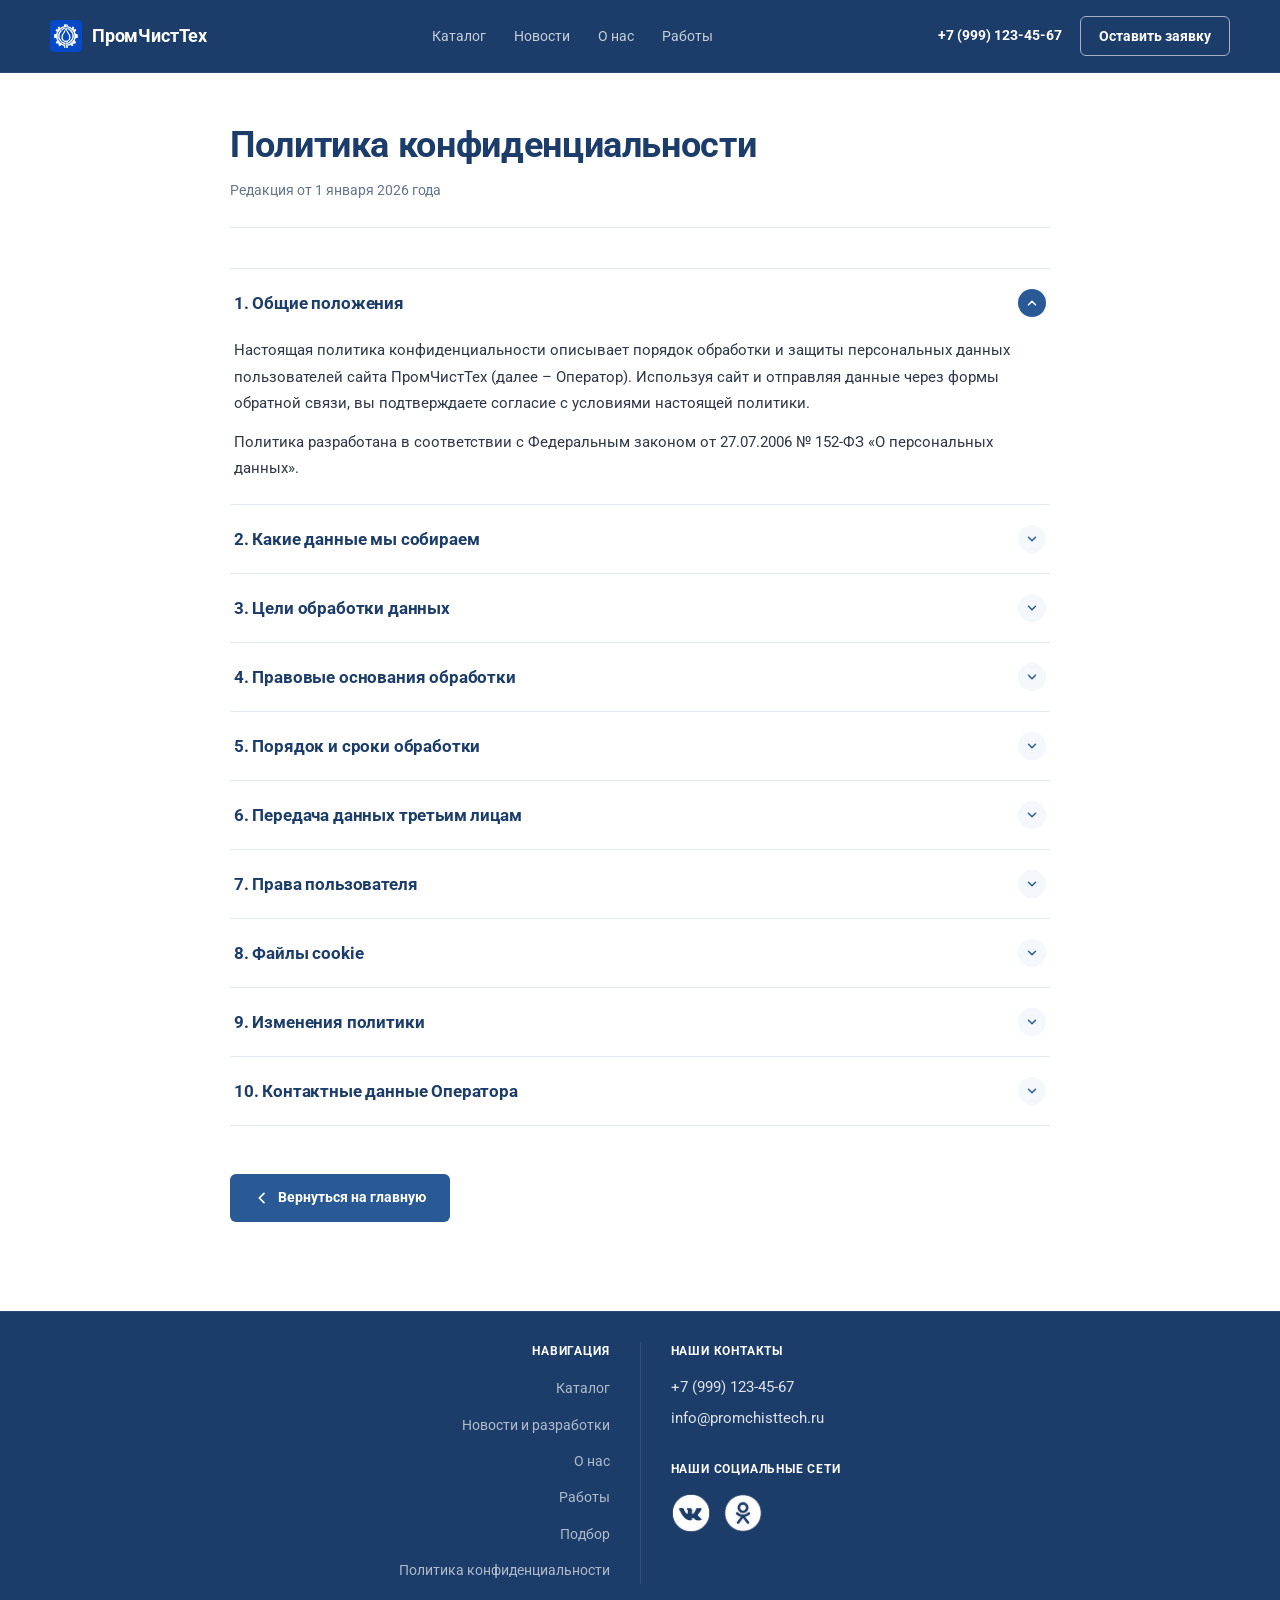
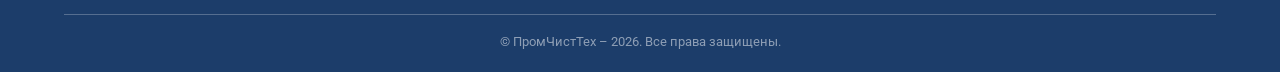
<file: privacy.html>
<!DOCTYPE html>
<html lang="ru">
<head>
    <meta charset="UTF-8">
    <meta name="viewport" content="width=device-width, initial-scale=1.0">
    <meta name="description" content="Политика конфиденциальности ПромЧистТех – порядок обработки персональных данных.">
    <title>Политика конфиденциальности – ПромЧистТех</title>
    <link rel="icon" href="./img/icons/logo.webp" type="image/webp">
    <link rel="stylesheet" href="styles.css">
</head>
<body>

    <header class="site-header">
        <div class="header-container">
            <div class="header-wrap">
                <a href="#" class="logo" aria-label="ПромЧистТех – на главную">
                    <span class="logo-icon" aria-hidden="true"></span>
                    <span class="logo-text">ПромЧистТех</span>
                </a>
                
                <div class="header-menu" id="header-menu">
                    <nav class="main-nav" aria-label="Основная навигация">
                        <ul>
                            <li><a href="index.html#catalog">Каталог</a></li>
                            <li><a href="index.html#journal">Новости</a></li>
                            <li><a href="index.html#about">О нас</a></li>
                            <li><a href="index.html#works">Работы</a></li>
                        </ul>
                    </nav>
                </div>

                <div class="header-contacts">
                    <a href="tel:+78005553535" class="phone-link">+7 (999) 123-45-67</a>
                    <a href="#configurator" class="header-btn">Оставить заявку</a>
                </div>

                <button class="burger-menu" id="burger-menu" aria-label="Открыть меню" aria-expanded="false">
                    <img src="./img/icons/burger-menu.png" alt="Меню" class="burger-icon">
                </button>
            </div>
        </div>
    </header>

    <main>
        <section class="section privacy-section">
            <div class="container">
                <div class="privacy-content">
                    <h1>Политика конфиденциальности</h1>
                    <p class="privacy-updated">Редакция от 1 января 2026 года</p>

                    <details class="privacy-item" open>
                        <summary class="privacy-item-summary">
                            <span class="privacy-item-title">1. Общие положения</span>
                            <span class="privacy-item-icon" aria-hidden="true">
                                <svg viewBox="0 0 24 24" width="14" height="14">
                                    <path d="M6 9 L12 15 L18 9" fill="none" stroke="currentColor" stroke-width="2.5" stroke-linecap="round" stroke-linejoin="round"/>
                                </svg>
                            </span>
                        </summary>
                        <div class="privacy-item-body">
                            <p>Настоящая политика конфиденциальности описывает порядок обработки и защиты персональных данных пользователей сайта ПромЧистТех (далее – Оператор). Используя сайт и отправляя данные через формы обратной связи, вы подтверждаете согласие с условиями настоящей политики.</p>
                            <p>Политика разработана в соответствии с Федеральным законом от 27.07.2006 № 152-ФЗ «О персональных данных».</p>
                        </div>
                    </details>

                    <details class="privacy-item">
                        <summary class="privacy-item-summary">
                            <span class="privacy-item-title">2. Какие данные мы собираем</span>
                            <span class="privacy-item-icon" aria-hidden="true">
                                <svg viewBox="0 0 24 24" width="14" height="14">
                                    <path d="M6 9 L12 15 L18 9" fill="none" stroke="currentColor" stroke-width="2.5" stroke-linecap="round" stroke-linejoin="round"/>
                                </svg>
                            </span>
                        </summary>
                        <div class="privacy-item-body">
                            <p>Через формы на сайте Оператор может получать следующие персональные данные:</p>
                            <ul>
                                <li>фамилия и имя;</li>
                                <li>номер телефона;</li>
                                <li>адрес электронной почты;</li>
                                <li>название организации (если указано);</li>
                                <li>описание задачи и прикреплённые пользователем файлы (ТЗ, планы объектов, фотографии).</li>
                            </ul>
                            <p>Автоматически собираются обезличенные данные о посещении: IP-адрес, тип устройства и браузера, источник перехода, страницы просмотра. Эти данные используются только в статистических целях и не позволяют идентифицировать пользователя.</p>
                        </div>
                    </details>

                    <details class="privacy-item">
                        <summary class="privacy-item-summary">
                            <span class="privacy-item-title">3. Цели обработки данных</span>
                            <span class="privacy-item-icon" aria-hidden="true">
                                <svg viewBox="0 0 24 24" width="14" height="14">
                                    <path d="M6 9 L12 15 L18 9" fill="none" stroke="currentColor" stroke-width="2.5" stroke-linecap="round" stroke-linejoin="round"/>
                                </svg>
                            </span>
                        </summary>
                        <div class="privacy-item-body">
                            <p>Персональные данные обрабатываются для следующих целей:</p>
                            <ul>
                                <li>подготовка инженерного подбора оборудования и расчёт стоимости под объект;</li>
                                <li>обработка сервисных заявок и связь с заявителем;</li>
                                <li>консультирование по техническим вопросам и продукции завода;</li>
                                <li>улучшение работы сайта и качества сервиса.</li>
                            </ul>
                        </div>
                    </details>

                    <details class="privacy-item">
                        <summary class="privacy-item-summary">
                            <span class="privacy-item-title">4. Правовые основания обработки</span>
                            <span class="privacy-item-icon" aria-hidden="true">
                                <svg viewBox="0 0 24 24" width="14" height="14">
                                    <path d="M6 9 L12 15 L18 9" fill="none" stroke="currentColor" stroke-width="2.5" stroke-linecap="round" stroke-linejoin="round"/>
                                </svg>
                            </span>
                        </summary>
                        <div class="privacy-item-body">
                            <p>Обработка персональных данных осуществляется на основании согласия пользователя, которое он даёт при отправке формы, а также в целях исполнения договора или подготовки к его заключению.</p>
                        </div>
                    </details>

                    <details class="privacy-item">
                        <summary class="privacy-item-summary">
                            <span class="privacy-item-title">5. Порядок и сроки обработки</span>
                            <span class="privacy-item-icon" aria-hidden="true">
                                <svg viewBox="0 0 24 24" width="14" height="14">
                                    <path d="M6 9 L12 15 L18 9" fill="none" stroke="currentColor" stroke-width="2.5" stroke-linecap="round" stroke-linejoin="round"/>
                                </svg>
                            </span>
                        </summary>
                        <div class="privacy-item-body">
                            <p>Оператор обрабатывает персональные данные с использованием средств автоматизации и без них. Срок хранения – не более чем требуется для достижения целей обработки, но не более трёх лет с момента последнего взаимодействия пользователя с Оператором.</p>
                            <p>Оператор принимает необходимые организационные и технические меры для защиты персональных данных от неправомерного доступа, изменения, копирования и распространения.</p>
                        </div>
                    </details>

                    <details class="privacy-item">
                        <summary class="privacy-item-summary">
                            <span class="privacy-item-title">6. Передача данных третьим лицам</span>
                            <span class="privacy-item-icon" aria-hidden="true">
                                <svg viewBox="0 0 24 24" width="14" height="14">
                                    <path d="M6 9 L12 15 L18 9" fill="none" stroke="currentColor" stroke-width="2.5" stroke-linecap="round" stroke-linejoin="round"/>
                                </svg>
                            </span>
                        </summary>
                        <div class="privacy-item-body">
                            <p>Оператор не передаёт персональные данные третьим лицам, за исключением случаев:</p>
                            <ul>
                                <li>когда это требуется по закону (по запросу уполномоченных государственных органов);</li>
                                <li>когда пользователь сам дал согласие на такую передачу.</li>
                            </ul>
                        </div>
                    </details>

                    <details class="privacy-item">
                        <summary class="privacy-item-summary">
                            <span class="privacy-item-title">7. Права пользователя</span>
                            <span class="privacy-item-icon" aria-hidden="true">
                                <svg viewBox="0 0 24 24" width="14" height="14">
                                    <path d="M6 9 L12 15 L18 9" fill="none" stroke="currentColor" stroke-width="2.5" stroke-linecap="round" stroke-linejoin="round"/>
                                </svg>
                            </span>
                        </summary>
                        <div class="privacy-item-body">
                            <p>Пользователь вправе:</p>
                            <ul>
                                <li>получить информацию об обработке своих персональных данных;</li>
                                <li>требовать уточнения, блокирования или уничтожения данных, если они являются неполными, устаревшими, неточными или незаконно полученными;</li>
                                <li>отозвать согласие на обработку персональных данных в любое время.</li>
                            </ul>
                            <p>Для реализации своих прав пользователь может направить запрос на адрес <a href="mailto:info@promchisttech.ru">info@promchisttech.ru</a> или позвонить по телефону <a href="tel:+78005553535">+7 (999) 123-45-67</a>.</p>
                        </div>
                    </details>

                    <details class="privacy-item">
                        <summary class="privacy-item-summary">
                            <span class="privacy-item-title">8. Файлы cookie</span>
                            <span class="privacy-item-icon" aria-hidden="true">
                                <svg viewBox="0 0 24 24" width="14" height="14">
                                    <path d="M6 9 L12 15 L18 9" fill="none" stroke="currentColor" stroke-width="2.5" stroke-linecap="round" stroke-linejoin="round"/>
                                </svg>
                            </span>
                        </summary>
                        <div class="privacy-item-body">
                            <p>Сайт использует файлы cookie для сохранения пользовательских настроек и сбора анонимной статистики. Вы можете отключить cookie в настройках браузера, но в этом случае часть функций сайта может работать некорректно.</p>
                        </div>
                    </details>

                    <details class="privacy-item">
                        <summary class="privacy-item-summary">
                            <span class="privacy-item-title">9. Изменения политики</span>
                            <span class="privacy-item-icon" aria-hidden="true">
                                <svg viewBox="0 0 24 24" width="14" height="14">
                                    <path d="M6 9 L12 15 L18 9" fill="none" stroke="currentColor" stroke-width="2.5" stroke-linecap="round" stroke-linejoin="round"/>
                                </svg>
                            </span>
                        </summary>
                        <div class="privacy-item-body">
                            <p>Оператор вправе изменять настоящую политику. Актуальная редакция всегда доступна по адресу <a href="privacy.html">privacy.html</a>. Продолжая пользоваться сайтом после внесения изменений, вы принимаете новую редакцию.</p>
                        </div>
                    </details>

                    <details class="privacy-item">
                        <summary class="privacy-item-summary">
                            <span class="privacy-item-title">10. Контактные данные Оператора</span>
                            <span class="privacy-item-icon" aria-hidden="true">
                                <svg viewBox="0 0 24 24" width="14" height="14">
                                    <path d="M6 9 L12 15 L18 9" fill="none" stroke="currentColor" stroke-width="2.5" stroke-linecap="round" stroke-linejoin="round"/>
                                </svg>
                            </span>
                        </summary>
                        <div class="privacy-item-body">
                            <p>ООО «ПромЧистТех»<br>
                            Телефон: <a href="tel:+78005553535">+7 (999) 123-45-67</a><br>
                            Email: <a href="mailto:info@promchisttech.ru">info@promchisttech.ru</a></p>
                        </div>
                    </details>

                    <a href="index.html" class="privacy-back">
                        <svg viewBox="0 0 24 24" width="16" height="16" aria-hidden="true">
                            <path d="M15 5 L8 12 L15 19" fill="none" stroke="currentColor" stroke-width="2.5" stroke-linecap="round" stroke-linejoin="round"/>
                        </svg>
                        Вернуться на главную
                    </a>
                </div>
            </div>
        </section>
    </main>

    <footer class="site-footer">
        <div class="container">
            <div class="footer-grid">
                <div class="footer-col">
                    <h6>Навигация</h6>
                    <ul class="footer-links">
                        <li><a href="index.html#catalog">Каталог</a></li>
                        <li><a href="index.html#journal">Новости и разработки</a></li>
                        <li><a href="index.html#about">О нас</a></li>
                        <li><a href="index.html#works">Работы</a></li>
                        <li><a href="index.html#configurator">Подбор</a></li>
                        <li><a href="privacy.html">Политика конфиденциальности</a></li>
                    </ul>
                </div>
                <div class="footer-col footer-contacts">
                    <h6>Наши контакты</h6>
                    <p><a href="tel:+78005553535">+7 (999) 123-45-67</a></p>
                    <p><a href="mailto:info@promchisttech.ru">info@promchisttech.ru</a></p>
                    <h6 class="social-heading">Наши социальные сети</h6>
                    <div class="social-badges">
                        <a href="https://vk.ru/club243336223"><img src="./img/icons/vk.webp" alt="Мы во ВКонтакте" loading="lazy"></a>
                        <a href="https://ok.ru/group/70000061415466"><img src="./img/icons/ok.webp" alt="Мы в Одноклассниках" loading="lazy"></a>
                    </div>
                </div>
            </div>
            <hr>
            <p class="copyright">© ПромЧистТех – 2026. Все права защищены.</p>
        </div>
    </footer>

    <button type="button" class="scroll-top" aria-label="Наверх" hidden>
        <span class="scroll-circle" aria-hidden="true">
            <svg viewBox="0 0 24 24" width="22" height="22">
                <path d="M6 15 L12 9 L18 15" fill="none" stroke="currentColor" stroke-width="2.5" stroke-linecap="round" stroke-linejoin="round"/>
            </svg>
        </span>
    </button>

    <script src="script.js"></script>
</body>
</html>
</file>
<file: styles.css>
@font-face {
    font-family: 'Roboto';
    src: url('./fonts/Roboto-Regular.ttf') format('truetype');
    font-weight: 400;
    font-style: normal;
    font-display: swap;
}

@font-face {
    font-family: 'Roboto';
    src: url('./fonts/Roboto-Bold.ttf') format('truetype');
    font-weight: 700;
    font-style: normal;
    font-display: swap;
}

* {
    box-sizing: border-box;
    margin: 0;
    padding: 0;
}

:root {
    --dark-blue: #1C3D6A;
    --accent-blue: #2A5A96;
    --accent-light: #6BA3E8;
    --accent-bright: #00A8E8;
    --bg-light: #F4F7FC;
    --bg-white: #ffffff;
    --text-dark: #2D3748;
    --text-muted: #64748B;
    --text-soft: #5A6A85;
    --border-color: #E2E8F0;
    --axis-color: #CBD5E1;
    --radius: 6px;
    --shadow-sm: 0 1px 2px rgba(15, 23, 42, 0.05);
    --shadow-md: 0 4px 12px rgba(15, 23, 42, 0.08);
    --transition: 200ms ease;
}

[hidden] {
    display: none !important;
}

html,
body {
    overflow-x: hidden;
    width: 100%;
}

html {
    scroll-behavior: smooth;
    scroll-padding-top: 72px;
}

html,
.timeline-container,
.works-slider {
    scrollbar-width: thin;
    scrollbar-color: #1C3D6A rgba(42, 90, 150, 0.12);
}

html::-webkit-scrollbar {
    width: 6px;
}

.timeline-container::-webkit-scrollbar,
.works-slider::-webkit-scrollbar {
    height: 6px;
}

html::-webkit-scrollbar-track,
.timeline-container::-webkit-scrollbar-track,
.works-slider::-webkit-scrollbar-track {
    background: rgba(42, 90, 150, 0.12);
    border-radius: 3px;
}

html::-webkit-scrollbar-track {
    margin: 0;
}

.timeline-container::-webkit-scrollbar-track,
.works-slider::-webkit-scrollbar-track {
    margin: 0 8px;
}

html::-webkit-scrollbar-thumb,
.timeline-container::-webkit-scrollbar-thumb,
.works-slider::-webkit-scrollbar-thumb {
    background: #1C3D6A;
    border-radius: 3px;
}

html::-webkit-scrollbar-thumb:hover,
.timeline-container::-webkit-scrollbar-thumb:hover,
.works-slider::-webkit-scrollbar-thumb:hover {
    background: #2A5A96;
}

body {
    font-family: 'Roboto', 'Segoe UI', Helvetica, Arial, sans-serif;
    color: var(--text-dark);
    background: var(--bg-white);
    line-height: 1.65;
    -webkit-font-smoothing: antialiased;
    -moz-osx-font-smoothing: grayscale;
}

img {
    max-width: 100%;
    display: block;
}

a {
    color: inherit;
}

.container {
    width: 100%;
    max-width: 1200px;
    margin: 0 auto;
    padding: 0 24px;
}

a:focus-visible,
button:focus-visible,
input:focus-visible,
textarea:focus-visible,
label:focus-visible {
    outline: 2px solid var(--accent-blue);
    outline-offset: 2px;
}

.site-header {
    background: var(--dark-blue);
    position: fixed;
    top: 0;
    left: 0;
    width: 100%;
    z-index: 100;
    border-bottom: 1px solid rgba(255, 255, 255, 0.08);
}

.header-container {
    width: 100%;
    margin: 0 auto;
    padding: 0 50px;
}

.header-wrap {
    display: flex;
    justify-content: space-between;
    align-items: center;
    height: 72px;
    gap: 20px;
    position: relative;
}

.logo {
    display: flex;
    align-items: center;
    gap: 10px;
    text-decoration: none;
    flex-shrink: 0;
}

.logo-icon {
    width: 32px;
    height: 32px;
    background: url('./img/icons/logo.webp') no-repeat center center / cover;
    border-radius: 4px;
    flex-shrink: 0;
}

.logo-text {
    color: #ffffff;
    font-weight: 700;
    font-size: 1.15rem;
    letter-spacing: -0.01em;
}

.header-menu {
    display: flex;
    flex: 1;
    justify-content: center;
}

.main-nav ul {
    display: flex;
    list-style: none;
    gap: 28px;
}

.main-nav a {
    color: rgba(255, 255, 255, 0.75);
    text-decoration: none;
    font-size: 0.9rem;
    font-weight: 500;
    transition: color var(--transition);
}

.main-nav a:hover {
    color: #ffffff;
}

.header-contacts {
    display: flex;
    align-items: center;
    gap: 18px;
    flex-shrink: 0;
}

.phone-link {
    color: #ffffff;
    text-decoration: none;
    font-weight: 600;
    font-size: 0.9rem;
    transition: color var(--transition);
}

.phone-link:hover {
    color: rgba(255, 255, 255, 0.85);
}

.header-btn {
    border: 1px solid rgba(255, 255, 255, 0.6);
    color: #ffffff;
    padding: 8px 18px;
    border-radius: var(--radius);
    text-decoration: none;
    font-size: 0.85rem;
    font-weight: 600;
    display: inline-block;
    white-space: nowrap;
    transition: background-color var(--transition), color var(--transition), border-color var(--transition);
}

.header-btn:hover {
    background: #ffffff;
    color: var(--dark-blue);
    border-color: #ffffff;
}

.burger-menu {
    display: none;
    background: none;
    border: none;
    cursor: pointer;
    padding: 0;
    align-items: center;
    justify-content: center;
}

.burger-icon {
    width: 32px;
    height: 32px;
    object-fit: contain;
    filter: brightness(0) invert(1);
}

.hero {
    min-height: 650px;
    background:
        linear-gradient(90deg, rgba(0, 0, 0, 0.9) 0%, rgba(0, 0, 0, 0.4) 50%, rgba(0, 0, 0, 0) 100%),
        url('./img/hero.webp') no-repeat center center;
    background-size: cover;
    display: flex;
    align-items: center;
    padding-top: 80px;
}

.hero-text {
    max-width: 620px;
    color: #ffffff;
}

.hero-text h1 {
    font-size: clamp(2rem, 3.6vw, 2.75rem);
    font-weight: 700;
    line-height: 1.2;
    letter-spacing: -0.02em;
    margin-bottom: 20px;
}

.hero-text p {
    font-size: 1.05rem;
    margin-bottom: 32px;
    opacity: 0.92;
    max-width: 560px;
}

.hero-btn {
    display: inline-block;
    padding: 12px 28px;
    background: var(--accent-blue);
    color: #ffffff;
    text-decoration: none;
    border-radius: var(--radius);
    font-weight: 600;
    font-size: 0.95rem;
    border: 1px solid var(--accent-blue);
    transition: background-color var(--transition), border-color var(--transition);
}

.hero-btn:hover {
    background: var(--dark-blue);
    border-color: var(--dark-blue);
}

.section {
    padding: clamp(64px, 7vw, 96px) 0;
}

.journal-section {
    background: #F4F7FC;
}

.works-section {
    background: #F4F7FC;
}

.section-title {
    text-align: center;
    font-size: clamp(1.5rem, 2.5vw, 1.875rem);
    font-weight: 700;
    color: var(--dark-blue);
    margin-bottom: 14px;
    letter-spacing: -0.01em;
    position: relative;
    padding-bottom: 18px;
}

.section-title::after {
    content: '';
    position: absolute;
    bottom: 0;
    left: 50%;
    transform: translateX(-50%);
    width: 32px;
    height: 2px;
    background: var(--accent-blue);
}

.section-subtitle {
    text-align: center;
    color: var(--text-muted);
    font-size: 0.975rem;
    max-width: 640px;
    margin: 0 auto 48px;
    line-height: 1.6;
}

.b2b-direction {
    display: grid;
    grid-template-columns: 1.4fr 1fr;
    gap: 48px;
    align-items: center;
    padding: 48px 0;
    border-bottom: 1px solid var(--border-color);
}

.b2b-direction:last-child {
    border-bottom: 0;
    padding-bottom: 0;
}

.b2b-direction:nth-child(even) {
    grid-template-columns: 1fr 1.4fr;
}

.b2b-direction:nth-child(even) .b2b-direction-body {
    order: 2;
}

.b2b-direction:nth-child(even) .b2b-direction-visual {
    order: 1;
}

.b2b-direction-body {
    display: flex;
    flex-direction: column;
    align-items: flex-start;
    min-width: 0;
}

.b2b-direction-tag {
    display: inline-block;
    padding: 4px 10px;
    border: 1px solid rgba(42, 90, 150, 0.3);
    border-radius: 4px;
    font-size: 0.7rem;
    font-weight: 700;
    letter-spacing: 1px;
    text-transform: uppercase;
    color: var(--accent-blue);
    margin-bottom: 18px;
}

.b2b-direction-title {
    font-size: 1.75rem;
    font-weight: 700;
    color: var(--dark-blue);
    line-height: 1.25;
    letter-spacing: -0.01em;
    margin-bottom: 14px;
}

.b2b-direction-subtitle {
    font-size: 1rem;
    font-weight: 500;
    color: var(--accent-blue);
    line-height: 1.55;
    margin-bottom: 18px;
    max-width: 620px;
}

.b2b-direction-desc {
    font-size: 0.95rem;
    color: #475569;
    line-height: 1.7;
    margin-bottom: 26px;
    max-width: 620px;
}

.b2b-spec-list {
    list-style: none;
    padding: 0;
    margin: 0 0 28px;
    display: flex;
    flex-direction: column;
    max-width: 620px;
    width: 100%;
}

.b2b-spec-list li {
    position: relative;
    padding-left: 14px;
    margin-bottom: 10px;
    font-size: 0.93rem;
    line-height: 1.6;
    color: var(--accent-blue);
}

.b2b-spec-list li:last-child {
    margin-bottom: 0;
}

.b2b-spec-list li::before {
    content: '-';
    position: absolute;
    left: 0;
    top: 0;
    color: var(--accent-blue);
    font-weight: 600;
}

.b2b-spec-list li strong {
    color: var(--dark-blue);
    font-weight: 700;
    margin-right: 4px;
}

.b2b-cta {
    display: inline-block;
    padding: 14px 28px;
    background: var(--accent-blue);
    color: #ffffff;
    text-decoration: none;
    font-size: 0.82rem;
    font-weight: 700;
    letter-spacing: 0.8px;
    text-transform: uppercase;
    border-radius: 4px;
    transition: background-color 200ms ease;
    align-self: flex-start;
    text-align: center;
}

.b2b-cta:hover {
    background: var(--dark-blue);
    color: #ffffff;
}

.b2b-direction-visual {
    min-width: 0;
    width: 100%;
}

.catalog-image-banner {
    width: 100%;
    height: 240px;
    border-radius: 8px;
    margin-bottom: 20px;
    overflow: hidden;
    box-shadow: 0 4px 14px rgba(15, 23, 42, 0.05);
    transition: transform 0.3s ease;
}

.catalog-image-banner:hover {
    transform: scale(1.015);
}

.catalog-image-banner img {
    width: 100%;
    height: 100%;
    object-fit: cover;
    object-position: center;
    border-radius: 8px;
    display: block;
}

.b2b-spec-plate {
    position: relative;
    background-color: var(--dark-blue);
    color: #ffffff;
    border-radius: 4px;
    padding: 30px;
    box-shadow: 0 8px 24px rgba(15, 23, 42, 0.15);
    border: 1px solid rgba(107, 163, 232, 0.2);
    background-image:
        linear-gradient(rgba(107, 163, 232, 0.08) 1px, transparent 1px),
        linear-gradient(90deg, rgba(107, 163, 232, 0.08) 1px, transparent 1px);
    background-size: 24px 24px;
    background-position: center top;
}

.b2b-spec-plate::before {
    content: '';
    position: absolute;
    top: -1px;
    left: -1px;
    width: 20px;
    height: 20px;
    border-top: 2px solid var(--accent-light);
    border-left: 2px solid var(--accent-light);
    border-top-left-radius: 4px;
}

.b2b-spec-plate::after {
    content: '';
    position: absolute;
    bottom: -1px;
    right: -1px;
    width: 20px;
    height: 20px;
    border-bottom: 2px solid var(--accent-light);
    border-right: 2px solid var(--accent-light);
    border-bottom-right-radius: 4px;
}

.b2b-plate-tag {
    display: flex;
    align-items: center;
    gap: 10px;
    font-size: 0.75rem;
    font-weight: 700;
    letter-spacing: 1.5px;
    text-transform: uppercase;
    color: var(--bg-white);
    margin-bottom: 24px;
}

.b2b-spec-rows {
    display: flex;
    flex-direction: column;
    margin: 0;
}

.b2b-spec-row {
    display: flex;
    justify-content: space-between;
    align-items: baseline;
    gap: 16px;
    padding: 12px 0;
    border-bottom: 1px dashed rgba(255, 255, 255, 0.15);
}

.b2b-spec-row:first-child {
    padding-top: 0;
}

.b2b-spec-row:last-child {
    border-bottom: 0;
    padding-bottom: 0;
}

.b2b-spec-row dt {
    font-size: 0.85rem;
    font-weight: 500;
    color: rgba(255, 255, 255, 0.7);
    margin: 0;
}

.b2b-spec-row dd {
    font-size: 0.9rem;
    font-weight: 600;
    color: #ffffff;
    text-align: right;
    margin: 0;
}

.timeline-container {
    position: relative;
    display: flex;
    gap: 15px;
    padding: 40px 1px 24px;
    overflow-x: auto;
    overflow-y: hidden;
    scroll-snap-type: x mandatory;
    width: 100%;
}

.timeline-item {
    flex: 0 0 calc((100% - 60px) / 3);
    min-width: 320px;
    scroll-snap-align: start;
    position: relative;
    z-index: 2;
    background: #ffffff;
    border-radius: 8px;
    box-shadow: 0 0 0 1px #E2E8F0, 0 10px 30px rgba(28, 61, 106, 0.05);
    display: flex;
    flex-direction: column;
}

.timeline-item::before {
    content: "";
    position: absolute;
    top: -20px;
    left: -16px;
    right: -16px;
    height: 2px;
    background: #CBD5E1;
    z-index: 1;
    pointer-events: none;
}

.timeline-item:first-child::before {
    left: 0;
}

.timeline-item:last-child::before {
    right: 0;
}

.timeline-item img {
    width: 100%;
    height: 160px;
    object-fit: cover;
    border-radius: 8px 8px 0 0;
    display: block;
    flex-shrink: 0;
}

.timeline-dot {
    width: 16px;
    height: 16px;
    background: #F4F7FC;
    border: 3px solid #2A5A96;
    border-radius: 50%;
    position: absolute;
    top: -27px;
    left: 50%;
    transform: translateX(-50%);
    z-index: 3;
}

.timeline-content {
    display: flex;
    flex-direction: column;
    gap: 6px;
    flex: 1;
    min-width: 0;
    padding: 24px 26px 26px;
    text-align: left;
}

.timeline-date {
    display: block;
    font-size: 0.75rem;
    font-weight: 700;
    text-transform: uppercase;
    letter-spacing: 0.6px;
    color: #64748B;
}

.timeline-badge {
    position: absolute;
    top: 120px;
    left: 16px;
    z-index: 3;
    display: inline-block;
    background: #6BA3E8;
    color: #000000;
    font-size: 0.68rem;
    font-weight: 800;
    padding: 5px 12px;
    border-radius: 4px;
    letter-spacing: 0.8px;
    text-transform: uppercase;
    box-shadow: 0 4px 12px rgba(15, 23, 42, 0.25);
}

.timeline-content h3 {
    font-size: 1.02rem;
    font-weight: 700;
    color: #1C3D6A;
    line-height: 1.35;
    margin: 2px 0 4px;
}

.timeline-content p {
    color: #64748B;
    font-size: 0.9rem;
    line-height: 1.55;
    margin: 0;
}

.timeline-item.item-highlight {
    background: #ffffff;
    color: #1C3D6A;
}

.timeline-item.item-highlight .timeline-dot {
    background: #ffffff;
    border-color: #00A8E8;
}

.timeline-item.item-highlight .timeline-date {
    color: #64748B;
}

.timeline-item.item-highlight .timeline-content h3 {
    color: #1C3D6A;
}

.timeline-item.item-highlight .timeline-content p {
    color: #64748B;
}

.about-split {
    display: grid;
    grid-template-columns: 1fr 1fr;
    gap: 50px;
    align-items: start;
}

.about-left-col {
    display: flex;
    flex-direction: column;
    min-width: 0;
}

.about-slider {
    position: relative;
    width: 100%;
}

.about-slider > input[type="radio"] {
    position: absolute;
    opacity: 0;
    width: 1px;
    height: 1px;
    pointer-events: none;
}

.about-slider-wrap {
    overflow: hidden;
    position: relative;
    border-radius: 12px;
    height: 320px;
    width: 100%;
    isolation: isolate;
    background: #F4F7FC;
}

.about-slider-track {
    display: flex;
    width: 100%;
    height: 100%;
    transform: translate3d(0, 0, 0);
    transition: transform 0.4s ease;
    will-change: transform;
    backface-visibility: hidden;
}

.about-slide-img {
    flex: 0 0 100%;
    min-width: 100%;
    width: 100%;
    height: 100%;
    object-fit: cover;
    object-position: center;
    display: block;
}

.about-slider[data-slide="2"] .about-slider-track {
    transform: translate3d(-100%, 0, 0);
}

.about-slider[data-slide="3"] .about-slider-track {
    transform: translate3d(-200%, 0, 0);
}

.slider-arrow {
    position: absolute;
    top: 50%;
    transform: translateY(-50%);
    width: 44px;
    height: 44px;
    border-radius: 50%;
    background: rgba(0, 0, 0, 0.5);
    color: var(--bg-white);
    display: none;
    align-items: center;
    justify-content: center;
    cursor: pointer;
    z-index: 5;
    box-shadow: 0 4px 14px rgba(15, 23, 42, 0.2);
    transition: background-color 0.2s ease, color 0.2s ease, transform 0.2s ease, box-shadow 0.2s ease;
    user-select: none;
    -webkit-tap-highlight-color: transparent;
}

.slider-arrow:hover {
    background: #1C3D6A;
    color: #ffffff;
    box-shadow: 0 6px 20px rgba(15, 23, 42, 0.3);
}

.slider-arrow--left {
    left: 12px;
}

.slider-arrow--right {
    right: 12px;
}

.slider-arrow--left:hover {
    transform: translateY(-50%) translateX(-2px);
}

.slider-arrow--right:hover {
    transform: translateY(-50%) translateX(2px);
}

.about-slider[data-slide="1"] .slider-arrow--s1,
.about-slider[data-slide="2"] .slider-arrow--s2,
.about-slider[data-slide="3"] .slider-arrow--s3 {
    display: flex;
}

.slider-dots-container {
    display: flex;
    justify-content: center;
    align-items: center;
    gap: 8px;
    margin-top: 16px;
}

.slider-dot {
    width: 8px;
    height: 8px;
    border-radius: 50%;
    background: #CBD5E1;
    cursor: pointer;
    transition: background-color 0.2s ease, transform 0.2s ease;
    display: block;
}

.slider-dot:hover {
    background: #94A3B8;
}

.slider-dot--active {
    background: #1C3D6A;
    transform: scale(1.3);
}

.factory-stats {
    display: grid;
    grid-template-columns: 1fr 1fr;
    gap: 12px;
    margin-top: 20px;
}

.stat-tile {
    display: flex;
    flex-direction: column;
    justify-content: center;
    padding: 18px 14px;
    background: #ffffff;
    border: 1.5px solid rgba(42, 90, 150, 0.25);
    border-radius: 8px;
    text-align: center;
    transition: border-color 0.2s ease, box-shadow 0.2s ease;
}

.stat-tile:hover {
    border-color: #2A5A96;
    box-shadow: 0 6px 20px rgba(28, 61, 106, 0.08);
}

.stat-number {
    display: block;
    font-size: 1.85rem;
    font-weight: 800;
    color: #1C3D6A;
    line-height: 1.1;
    letter-spacing: -0.02em;
    margin-bottom: 4px;
}

.stat-label {
    font-size: 0.78rem;
    color: #64748B;
    line-height: 1.35;
    font-weight: 500;
}

.about-content h3 {
    font-size: clamp(1.4rem, 2.2vw, 1.65rem);
    font-weight: 700;
    color: #1C3D6A;
    margin-bottom: 16px;
    line-height: 1.3;
    letter-spacing: -0.01em;
}

.about-content > p {
    color: #64748B;
    font-size: 0.975rem;
    line-height: 1.7;
    margin-bottom: 28px;
}

.about-content .process-tabs {
    position: relative;
}

.about-content .process-tabs > input[type="radio"] {
    position: absolute;
    opacity: 0;
    width: 1px;
    height: 1px;
    pointer-events: none;
}

.about-content .process-tabs-nav {
    display: grid;
    grid-template-columns: 1fr;
    gap: 8px;
    margin-bottom: 16px;
}

.about-content .process-tabs-nav label {
    display: flex;
    align-items: center;
    gap: 14px;
    padding: 14px 18px;
    background: #ffffff;
    border: 1.5px solid #CBD5E1;
    border-radius: 6px;
    cursor: pointer;
    font-weight: 600;
    font-size: 0.9rem;
    color: #2D3748;
    transition: background-color 0.2s ease, border-color 0.2s ease, color 0.2s ease;
    user-select: none;
}

.about-content .process-tabs-nav label:hover {
    border-color: #2A5A96;
}

.about-content .step-num {
    width: 32px;
    height: 32px;
    border-radius: 50%;
    background: #F4F7FC;
    color: #2A5A96;
    font-weight: 700;
    font-size: 0.85rem;
    display: flex;
    align-items: center;
    justify-content: center;
    flex-shrink: 0;
    transition: background-color 0.2s ease, color 0.2s ease;
}

.about-content .process-tabs-nav label.is-active {
    background: #1C3D6A;
    border-color: #1C3D6A;
    color: #ffffff;
}

.about-content .process-tabs-nav label.is-active .step-num {
    background: rgba(255, 255, 255, 0.2);
    color: #ffffff;
}

.about-content .process-panel {
    padding: 24px;
    background: #ffffff;
    border: 1px solid rgba(42, 90, 150, 0.4);
    border-radius: 6px;
    animation: fadeIn 0.3s ease;
}

.about-content .process-panel h4 {
    color: #1C3D6A;
    font-size: 1rem;
    font-weight: 700;
    margin-bottom: 8px;
}

.about-content .process-panel p {
    color: #64748B;
    font-size: 0.925rem;
    line-height: 1.65;
    margin: 0;
}

@keyframes fadeIn {
    from {
        opacity: 0;
        transform: translateY(4px);
    }
    to {
        opacity: 1;
        transform: translateY(0);
    }
}

.works-slider {
    width: 100%;
    overflow-x: auto;
    overflow-y: hidden;
    padding-bottom: 20px;
}

.works-grid {
    display: flex;
    gap: 15px;
    width: max-content;
    padding: 4px 1px;
}

.work-card {
    flex: 0 0 340px;
    width: 340px;
    background: #ffffff;
    border-radius: 8px;
    overflow: hidden;
    box-shadow: 0 0 0 1px #E2E8F0, 0 4px 14px rgba(15, 23, 42, 0.05);
    display: flex;
    flex-direction: column;
}

.work-image {
    width: 100%;
    height: 280px;
    overflow: hidden;
    background: #F4F7FC;
}

.work-image img {
    width: 100%;
    height: 100%;
    object-fit: cover;
    object-position: center;
    display: block;
}

.work-content {
    display: flex;
    flex-direction: column;
    gap: 8px;
    padding: 22px 24px 24px;
    flex: 1;
}

.work-meta {
    display: block;
    font-size: 0.72rem;
    font-weight: 700;
    text-transform: uppercase;
    letter-spacing: 0.6px;
    color: #64748B;
}

.work-content h3 {
    font-size: 1.02rem;
    font-weight: 700;
    color: #1C3D6A;
    line-height: 1.35;
    margin: 0;
}

.work-content p {
    font-size: 0.9rem;
    line-height: 1.55;
    color: #64748B;
    margin: 0;
}

.clients-section {
    padding-top: 100px;
}

.partner-grid {
    display: flex;
    flex-wrap: wrap;
    justify-content: center;
    gap: 30px;
    max-width: 1080px;
    margin: 0 auto 60px;
}

.partner-card {
    width: 330px;
    max-width: 100%;
    background: #ffffff;
    border-radius: 16px;
    box-shadow: 0 0 0 1px #E2E8F0, 0 4px 14px rgba(15, 23, 42, 0.06);
    display: flex;
    flex-direction: column;
    align-items: stretch;
    position: relative;
    isolation: isolate;
    transform: translateZ(0);
    transition: transform 0.45s cubic-bezier(0.23, 1, 0.32, 1),
                box-shadow 0.3s ease;
}

.partner-card:hover {
    box-shadow: 0 0 0 1px #E2E8F0, 0 20px 40px rgba(15, 23, 42, 0.15);
    will-change: transform;
}

.partner-card.is-tilting {
    transition: transform 0.08s linear, box-shadow 0.3s ease;
    will-change: transform;
}

.partner-image {
    width: 50px;
    height: 50px;
    margin: 28px auto 0;
    border-radius: 5px;
    display: flex;
    align-items: center;
    justify-content: center;
    flex-shrink: 0;
    overflow: hidden;
}

.partner-image img {
    max-width: 100%;
    max-height: 100%;
    width: auto;
    height: auto;
    object-fit: contain;
    display: block;
}

.partner-body {
    padding: 18px 24px 24px;
    display: flex;
    flex-direction: column;
    gap: 12px;
    flex: 1;
    position: relative;
    z-index: 3;
}

.partner-body h3 {
    font-size: 1.1rem;
    font-weight: 700;
    color: var(--dark-blue);
    text-align: center;
    margin: 0;
    line-height: 1.3;
    letter-spacing: -0.01em;
}

.partner-body p {
    font-size: 0.9rem;
    line-height: 1.55;
    color: var(--text-muted);
    margin: 0;
    text-align: center;
}

.testimonials {
    max-width: 900px;
    margin: 0 auto;
}

.testimonials-title {
    text-align: center;
    font-size: clamp(1.15rem, 1.8vw, 1.35rem);
    font-weight: 700;
    color: var(--dark-blue);
    margin-bottom: 24px;
    letter-spacing: -0.01em;
}

.footer-reviews-grid {
    display: flex;
    flex-direction: row;
    justify-content: space-between;
    gap: 30px;
    max-width: 900px;
    margin: 40px auto 0 auto;
    width: 100%;
}

.review-card-b2b {
    flex: 1;
    display: flex;
    flex-direction: row;
    align-items: flex-start;
    gap: 20px;
    background-color: #F4F7FC;
    border-radius: 8px;
    padding: 25px;
    box-shadow: 0 4px 15px rgba(28, 61, 106, 0.02);
    text-align: left;
    position: relative;
    isolation: isolate;
    transform: translateZ(0);
    transition: transform 0.45s cubic-bezier(0.23, 1, 0.32, 1),
                box-shadow 0.3s ease;
}

.review-card-b2b:hover {
    box-shadow: 0 20px 40px rgba(28, 61, 106, 0.15);
    will-change: transform;
}

.review-card-b2b.is-tilting {
    transition: transform 0.08s linear, box-shadow 0.3s ease;
    will-change: transform;
}

.review-content-text {
    display: flex;
    flex-direction: column;
    gap: 10px;
    flex: 1;
    min-width: 0;
    position: relative;
    z-index: 3;
}

.review-avatar {
    flex-shrink: 0;
    width: 45px;
    height: 45px;
    border-radius: 50%;
    background-color: #1C3D6A;
    color: #ffffff;
    display: flex;
    align-items: center;
    justify-content: center;
    font-weight: 700;
    font-size: 1.1rem;
    position: relative;
    z-index: 3;
}

.review-stars {
    display: flex;
    align-items: center;
    gap: 3px;
    margin: 0;
}

.review-stars img {
    width: 16px;
    height: 16px;
    display: block;
    object-fit: contain;
}

.testimonial-text {
    font-size: 0.92rem;
    line-height: 1.6;
    color: var(--text-dark);
    margin: 0;
}

.testimonial-author {
    display: flex;
    flex-direction: column;
    gap: 2px;
}

.testimonial-name {
    font-size: 0.875rem;
    font-weight: 700;
    color: var(--dark-blue);
}

.testimonial-role {
    font-size: 0.78rem;
    color: var(--text-muted);
}

.configurator-title {
    text-align: center;
    font-size: clamp(1.5rem, 2.5vw, 1.875rem);
    font-weight: 700;
    color: #1C3D6A;
    margin-bottom: 14px;
    letter-spacing: -0.01em;
    position: relative;
    padding-bottom: 18px;
}

.configurator-title::after {
    content: '';
    position: absolute;
    bottom: 0;
    left: 50%;
    transform: translateX(-50%);
    width: 32px;
    height: 2px;
    background: var(--accent-blue);
}

.configurator-subtitle {
    text-align: center;
    color: #5A6A85;
    font-size: 0.975rem;
    max-width: 640px;
    margin: 0 auto 40px;
    line-height: 1.6;
}

.configurator {
    max-width: 800px;
    margin: 0 auto;
    background: #1C3D6A;
    color: #ffffff;
    padding: 35px;
    border-radius: 8px;
}

.calc-group {
    border: none;
    padding: 0;
    margin-bottom: 28px;
}

.calc-group legend {
    display: block;
    padding: 0;
    font-size: 0.74rem;
    font-weight: 700;
    color: rgba(255, 255, 255, 0.7);
    text-transform: uppercase;
    letter-spacing: 0.8px;
    margin-bottom: 14px;
}

.calc-options {
    display: grid;
    grid-template-columns: 1fr 1fr;
    gap: 10px;
}

.calc-options--three {
    grid-template-columns: repeat(3, 1fr);
}

.calc-option {
    position: relative;
    display: block;
}

.calc-option input {
    position: absolute;
    opacity: 0;
    width: 1px;
    height: 1px;
    pointer-events: none;
}

.calc-option-label {
    display: flex;
    align-items: center;
    justify-content: center;
    padding: 10px 15px;
    border: 1px solid rgba(255, 255, 255, 0.25);
    border-radius: 6px;
    cursor: pointer;
    color: rgba(255, 255, 255, 0.85);
    font-weight: 500;
    font-size: 0.9rem;
    line-height: 1.35;
    background: rgba(255, 255, 255, 0.03);
    transition: background-color 0.25s ease, border-color 0.25s ease, color 0.25s ease, box-shadow 0.25s ease;
    user-select: none;
    text-align: center;
}

.calc-option-text {
    font-size: 0.9rem;
}

.calc-option-label:hover {
    border-color: rgba(255, 255, 255, 0.55);
    color: #ffffff;
    background: rgba(255, 255, 255, 0.06);
}

.calc-option input:checked + .calc-option-label {
    background: #ffffff;
    border-color: #ffffff;
    color: #000000;
    font-weight: 600;
    box-shadow: none;
}

.calc-option input:focus-visible + .calc-option-label {
    outline: 2px solid #ffffff;
    outline-offset: 2px;
}

.form-grid {
    display: grid;
    grid-template-columns: 1fr 1fr;
    gap: 14px;
}

.form-group {
    display: flex;
    flex-direction: column;
    gap: 6px;
}

.form-group--full {
    grid-column: span 2;
}

.form-group label {
    font-size: 0.72rem;
    font-weight: 600;
    color: rgba(255, 255, 255, 0.7);
    text-transform: uppercase;
    letter-spacing: 0.6px;
}

.form-group input,
.form-group textarea,
.form-group select {
    width: 100%;
    background: #ffffff;
    color: var(--text-dark);
    border: 1px solid transparent;
    border-radius: var(--radius);
    padding: 14px 20px;
    font-size: 0.925rem;
    font-family: inherit;
    outline: none;
    transition: border-color 0.2s ease, box-shadow 0.2s ease;
}

.form-group input::placeholder,
.form-group textarea::placeholder {
    color: #94A3B8;
    opacity: 1;
}

.form-group input:focus,
.form-group textarea:focus,
.form-group select:focus {
    border-color: var(--accent-light);
    box-shadow: 0 0 0 3px rgba(255, 255, 255, 0.2);
}

.form-group textarea {
    resize: vertical;
    min-height: 100px;
}

.form-group.is-invalid > label,
.form-group.is-invalid .privacy-label span {
    color: #fca5a5;
}

.form-group.is-invalid input,
.form-group.is-invalid textarea {
    border-color: #ef4444;
    box-shadow: 0 0 0 3px rgba(239, 68, 68, 0.15);
}

.form-group.is-invalid input:focus,
.form-group.is-invalid textarea:focus {
    border-color: #ef4444;
    box-shadow: 0 0 0 3px rgba(239, 68, 68, 0.25);
}

.form-group.is-invalid input[type="checkbox"] {
    outline: 2px solid #ef4444;
    outline-offset: 2px;
    box-shadow: none;
    border: 0;
}

.form-error {
    display: none;
    font-size: 0.78rem;
    line-height: 1.4;
    color: #fca5a5;
    margin-top: 2px;
}

.form-group.is-invalid .form-error {
    display: block;
}

.custom-file-input {
    width: 100%;
    background: #ffffff;
    color: var(--text-muted);
    border: 1px solid rgba(255, 255, 255, 0.4);
    border-radius: var(--radius);
    padding: 10px 14px;
    font-size: 0.9rem;
    font-family: inherit;
    cursor: pointer;
    outline: none;
    transition: border-color 0.2s ease, box-shadow 0.2s ease;
}

.custom-file-input:hover {
    border-color: var(--accent-light);
}

.custom-file-input:focus {
    border-color: var(--accent-light);
    box-shadow: 0 0 0 3px rgba(255, 255, 255, 0.2);
}

.custom-file-input::file-selector-button {
    background: #F4F7FC;
    color: #1C3D6A;
    border: 1px solid #E2E8F0;
    border-radius: 4px;
    padding: 6px 12px;
    margin-right: 12px;
    font-weight: 600;
    font-size: 0.85rem;
    cursor: pointer;
    font-family: inherit;
    transition: background-color 0.2s ease, border-color 0.2s ease;
}

.custom-file-input::file-selector-button:hover {
    background: #E2E8F0;
    border-color: #CBD5E1;
}

.form-submit {
    display: flex;
    flex-direction: column;
    align-items: stretch;
    gap: 16px;
    margin-top: 8px;
}

.privacy-label {
    display: flex;
    align-items: center;
    gap: 10px;
    font-size: 0.85rem;
    color: rgba(255, 255, 255, 0.8);
    margin: 0;
    text-align: left;
    line-height: 1.5;
    cursor: pointer;
    width: 100%;
}

.privacy-label input[type="checkbox"] {
    width: 18px;
    height: 18px;
    flex-shrink: 0;
    cursor: pointer;
    accent-color: #6BA3E8;
    margin-top: 2px;
}

.privacy-label span {
    flex: 1;
}

.btn-submit {
    align-self: center;
    background: #ffffff;
    color: var(--dark-blue);
    border: 1px solid #ffffff;
    border-radius: var(--radius);
    padding: 13px 40px;
    font-weight: 700;
    font-size: 0.95rem;
    cursor: pointer;
    font-family: inherit;
    transition: background-color 0.2s ease, color 0.2s ease, border-color 0.2s ease;
}

.btn-submit:hover {
    background: #4c75a7;
    color: #ffffff;
    border-color: var(--accent-blue);
}

.btn-submit:disabled {
    opacity: 0.7;
    cursor: wait;
}

.modal {
    position: fixed;
    inset: 0;
    z-index: 1000;
    display: flex;
    align-items: center;
    justify-content: center;
    padding: 20px;
    opacity: 0;
    transition: opacity 0.25s ease;
}

.modal.is-open {
    opacity: 1;
}

.modal__overlay {
    position: absolute;
    inset: 0;
    background: rgba(15, 23, 42, 0.65);
    backdrop-filter: blur(2px);
    -webkit-backdrop-filter: blur(2px);
}

.modal__dialog {
    position: relative;
    z-index: 1;
    width: 100%;
    max-width: 440px;
    background: #1C3D6A;
    color: #ffffff;
    border-radius: 12px;
    padding: 40px 32px 32px;
    text-align: center;
    box-shadow: 0 24px 60px rgba(15, 23, 42, 0.4);
    transform: translateY(12px) scale(0.97);
    transition: transform 0.25s cubic-bezier(0.23, 1, 0.32, 1);
}

.modal.is-open .modal__dialog {
    transform: translateY(0) scale(1);
}

.modal__close {
    position: absolute;
    top: 12px;
    right: 12px;
    width: 36px;
    height: 36px;
    padding: 0;
    border: 0;
    border-radius: 50%;
    background: rgba(255, 255, 255, 0.1);
    color: #ffffff;
    cursor: pointer;
    display: flex;
    align-items: center;
    justify-content: center;
    transition: background-color 0.2s ease;
}

.modal__close:hover {
    background: rgba(255, 255, 255, 0.2);
}

.modal__icon {
    display: inline-flex;
    align-items: center;
    justify-content: center;
    width: 72px;
    height: 72px;
    margin-bottom: 18px;
    border-radius: 50%;
    background: rgba(107, 163, 232, 0.2);
    color: var(--accent-light);
}

.modal__title {
    font-size: 1.35rem;
    font-weight: 700;
    line-height: 1.3;
    margin-bottom: 10px;
}

.modal__text {
    font-size: 0.95rem;
    line-height: 1.6;
    color: rgba(255, 255, 255, 0.85);
    margin-bottom: 24px;
}

.modal__btn {
    margin-top: 0;
}

.site-footer {
    background: var(--dark-blue);
    color: #ffffff;
    padding: 30px 0 20px;
    border-top: 1px solid rgba(255, 255, 255, 0.08);
}

.footer-grid {
    display: flex;
    justify-content: space-between;
    align-items: stretch;
    max-width: 600px;
    margin: 0 auto 30px;
    position: relative;
}

.footer-col {
    flex: 1;
    display: flex;
    flex-direction: column;
    padding: 0 30px;
}

.footer-col:first-child {
    text-align: right;
    border-right: 1px solid rgba(255, 255, 255, 0.1);
}

.footer-col:last-child {
    text-align: left;
}

.footer-col h6 {
    font-size: 0.72rem;
    color: rgba(255, 255, 255, 1);
    text-transform: uppercase;
    letter-spacing: 0.8px;
    margin-bottom: 14px;
    font-weight: 600;
}

.footer-contacts h6 + h6,
.footer-contacts .social-heading {
    margin-top: 24px;
}

.footer-links {
    list-style: none;
    display: flex;
    flex-direction: column;
    gap: 10px;
}

.footer-links a {
    color: rgba(255, 255, 255, 0.65);
    text-decoration: none;
    font-size: 0.875rem;
    transition: color 0.2s ease;
}

.footer-links a:hover {
    color: #ffffff;
}

.footer-col p {
    font-size: 0.925rem;
    margin-bottom: 6px;
}

.footer-col p a {
    color: rgba(255, 255, 255, 0.85);
    text-decoration: none;
    transition: color 0.2s ease;
}

.footer-col p a:hover {
    color: #ffffff;
}

.social-badges {
    display: flex;
    gap: 12px;
}

.social-badges a {
    display: inline-block;
    text-decoration: none;
    transition: transform 0.2s ease;
}

.social-badges a img {
    width: 40px;
    height: 40px;
    display: block;
}

.social-badges a:hover {
    transform: translateY(-4px);
}

hr {
    display: block;
    width: 100%;
    height: 1px;
    margin: 24px 0 16px;
    padding: 0;
    border: 0;
    background: rgba(255, 255, 255, 0.25);
}

.copyright {
    text-align: center;
    font-size: 0.8rem;
    color: rgba(255, 255, 255, 0.5);
}

.scroll-top {
    position: fixed;
    right: 30px;
    bottom: 30px;
    width: 60px;
    height: 60px;
    padding: 0;
    border: 0;
    border-radius: 50%;
    background: #ffffff;
    display: flex;
    align-items: center;
    justify-content: center;
    box-shadow: 0 8px 18px rgba(15, 23, 42, 0.2);
    cursor: pointer;
    z-index: 999;
    transition: transform 0.2s ease, box-shadow 0.2s ease;
}

.scroll-top:hover {
    transform: translateY(-3px);
    box-shadow: 0 12px 24px rgba(15, 23, 42, 0.25);
}

.scroll-top:focus-visible {
    outline: 2px solid var(--accent-blue);
    outline-offset: 3px;
}

.scroll-circle {
    width: 50px;
    height: 50px;
    border-radius: 50%;
    background: var(--accent-blue);
    color: #ffffff;
    display: flex;
    align-items: center;
    justify-content: center;
    transition: background-color 0.2s ease;
}

.scroll-top:hover .scroll-circle {
    background: var(--dark-blue);
}

.scroll-circle svg {
    display: block;
}

.privacy-section {
    background: #ffffff;
    padding-top: clamp(48px, 5vw, 64px);
    padding-bottom: clamp(64px, 7vw, 96px);
}

.privacy-content {
    max-width: 820px;
    margin: 60px auto 0;
}

.privacy-content h1 {
    font-size: clamp(1.75rem, 3vw, 2.25rem);
    font-weight: 700;
    color: var(--dark-blue);
    line-height: 1.2;
    letter-spacing: -0.01em;
    margin-bottom: 12px;
}

.privacy-updated {
    color: var(--text-muted);
    font-size: 0.9rem;
    margin-bottom: 40px;
    padding-bottom: 24px;
    border-bottom: 1px solid var(--border-color);
}

.privacy-item {
    border-bottom: 1px solid var(--border-color);
    padding: 0;
}

.privacy-item:first-of-type {
    border-top: 1px solid var(--border-color);
}

.privacy-item-summary {
    display: flex;
    justify-content: space-between;
    align-items: center;
    gap: 16px;
    padding: 20px 4px;
    cursor: pointer;
    font-size: 1.05rem;
    font-weight: 700;
    color: var(--dark-blue);
    line-height: 1.35;
    letter-spacing: -0.01em;
    list-style: none;
    transition: color 0.2s ease;
    user-select: none;
    -webkit-tap-highlight-color: transparent;
}

.privacy-item-summary::-webkit-details-marker {
    display: none;
}

.privacy-item-summary:hover {
    color: var(--accent-blue);
}

.privacy-item-summary:focus-visible {
    outline: 2px solid var(--accent-blue);
    outline-offset: 2px;
    border-radius: 4px;
}

.privacy-item-icon {
    flex-shrink: 0;
    width: 28px;
    height: 28px;
    display: flex;
    align-items: center;
    justify-content: center;
    border-radius: 50%;
    background: #F4F7FC;
    color: var(--accent-blue);
    transition: transform 0.25s ease, background-color 0.2s ease, color 0.2s ease;
}

.privacy-item[open] .privacy-item-icon {
    transform: rotate(180deg);
    background: var(--accent-blue);
    color: #ffffff;
}

.privacy-item-body {
    padding: 0 4px 22px;
    animation: privacyFadeIn 0.25s ease;
}

.privacy-item-body > *:last-child {
    margin-bottom: 0;
}

.privacy-item-body p {
    font-size: 0.95rem;
    line-height: 1.75;
    color: var(--text-dark);
    margin-bottom: 12px;
}

.privacy-item-body ul {
    list-style: disc;
    margin: 0 0 14px 22px;
    padding: 0;
}

.privacy-item-body li {
    font-size: 0.95rem;
    line-height: 1.7;
    color: var(--text-dark);
    margin-bottom: 6px;
}

.privacy-item-body a {
    color: var(--accent-blue);
    text-decoration: underline;
    text-underline-offset: 2px;
    transition: color 0.2s ease;
}

.privacy-item-body a:hover {
    color: var(--dark-blue);
}

.privacy-back {
    display: inline-flex;
    align-items: center;
    gap: 8px;
    margin-top: 48px;
    padding: 12px 24px;
    background: var(--accent-blue);
    color: #ffffff;
    text-decoration: none;
    border-radius: var(--radius);
    font-weight: 600;
    font-size: 0.9rem;
    transition: background-color 0.2s ease;
}

.privacy-back:hover {
    background: var(--dark-blue);
    color: #ffffff;
}

.privacy-link {
    color: #ffffff;
    text-decoration: underline;
    text-underline-offset: 2px;
    transition: color 0.2s ease;
}

.privacy-link:hover {
    color: var(--accent-light);
}

@keyframes privacyFadeIn {
    from {
        opacity: 0;
        transform: translateY(-4px);
    }
    to {
        opacity: 1;
        transform: translateY(0);
    }
}

@media (max-width: 992px) {
    .header-container {
        padding: 0 24px;
    }

    .header-wrap {
        gap: 14px;
    }

    .burger-menu {
        display: flex;
        margin-left: 0;
    }

    .header-menu {
        display: none;
        position: fixed;
        top: 72px;
        left: 0;
        right: 0;
        width: 100%;
        background: var(--dark-blue);
        flex-direction: column;
        padding: 24px;
        border-bottom: 1px solid rgba(255, 255, 255, 0.08);
        box-shadow: 0 10px 20px rgba(0, 0, 0, 0.2);
        z-index: 99;
        gap: 12px;
    }

    .header-menu.is-active {
        display: flex;
    }

    .main-nav ul {
        flex-direction: column;
        align-items: center;
        gap: 16px;
        width: 100%;
    }

    .header-contacts {
        gap: 14px;
        margin-left: auto;
    }

    .hero {
        min-height: 500px;
    }

    .hero-text {
        max-width: 100%;
    }
}

@media (max-width: 768px) {
    .footer-reviews-grid {
        flex-direction: column;
        gap: 20px;
        margin-top: 28px;
    }

    .review-card-b2b {
        width: 100%;
    }

    .b2b-direction,
    .b2b-direction:nth-child(even) {
        grid-template-columns: 1fr;
        gap: 28px;
    }

    .b2b-direction .b2b-direction-body,
    .b2b-direction:nth-child(even) .b2b-direction-body {
        order: 0;
    }

    .b2b-direction .b2b-direction-visual,
    .b2b-direction:nth-child(even) .b2b-direction-visual {
        order: 0;
    }

    .b2b-cta {
        width: 100%;
        align-self: stretch;
        text-align: center;
    }

    .b2b-spec-row {
        flex-wrap: wrap;
    }

    .about-split {
        grid-template-columns: 1fr;
        gap: 32px;
    }
}

@media (max-width: 600px) {
    .header-container {
        padding: 0 16px;
    }

    .header-wrap {
        display: grid;
        grid-template-columns: 1fr auto;
        grid-template-areas:
            "logo burger"
            "menu menu"
            "contacts contacts";
        grid-template-rows: 72px auto auto;
        align-items: center;
        width: 100%;
        height: auto;
        min-height: 72px;
        gap: 0;
    }

    .logo {
        grid-area: logo;
        min-width: 0;
    }

    .burger-menu {
        grid-area: burger;
        margin-left: 0;
        justify-self: end;
    }

    .header-menu {
        grid-area: menu;
        position: static;
        width: auto;
        padding: 8px 0 16px;
        background: transparent;
        border-bottom: none;
        box-shadow: none;
        display: none;
    }

    .header-menu.is-active {
        display: flex;
        flex-direction: column;
        gap: 12px;
    }

    .main-nav ul {
        flex-direction: column;
        align-items: center;
        gap: 12px;
        width: 100%;
    }

    .main-nav a {
        font-size: 1rem;
        padding: 6px 0;
    }

    .header-contacts {
        grid-area: contacts;
        display: none;
        flex-direction: column;
        align-items: stretch;
        gap: 12px;
        margin: 0;
        padding: 16px 0 20px;
        border-top: 1px solid rgba(255, 255, 255, 0.12);
    }

    .header-menu.is-active ~ .header-contacts {
        display: flex;
    }

    .header-contacts .phone-link {
        display: block;
        text-align: center;
        padding: 10px 0;
        font-size: 1.05rem;
    }

    .header-contacts .header-btn {
        display: block;
        text-align: center;
        padding: 12px 20px;
        font-size: 0.95rem;
    }

    .calc-options,
    .calc-options--three,
    .form-grid {
        grid-template-columns: 1fr;
    }

    .form-group--full {
        grid-column: span 1;
    }

    .footer-grid {
        flex-direction: column;
        max-width: 100%;
    }

    .footer-col {
        padding: 16px 0;
    }

    .footer-links {
        margin-bottom: 20px;
    }

    .footer-col:first-child {
        text-align: left;
        border-right: none;
        border-bottom: 1px solid rgba(255, 255, 255, 0.1);
    }

    .footer-contacts {
        margin-top: 20px;
    }

    hr {
        display: block;
        width: 100%;
        height: 1px;
        margin: 20px 0 16px;
        padding: 0;
        border: 0;
        background: rgba(255, 255, 255, 0.15);
    }

    .modal__dialog {
        padding: 32px 22px 24px;
    }

    .modal__title {
        font-size: 1.2rem;
    }
}

@media (max-width: 320px) {
    .container {
        padding: 0 12px;
    }

    .header-container {
        padding: 0 12px;
    }

    .logo-icon {
        width: 26px;
        height: 26px;
    }

    .phone-link {
        display: none;
    }

    .header-btn {
        font-size: 0.72rem;
        padding: 5px 8px;
    }

    .burger-icon {
        width: 24px;
        height: 24px;
    }

    .hero-text h1 {
        font-size: 1.5rem;
    }

    .hero-text p {
        font-size: 0.95rem;
    }

    .section-title {
        font-size: 1.3rem;
    }

    .b2b-direction-title {
        font-size: 1.2rem;
    }

    .b2b-direction-subtitle,
    .b2b-direction-desc {
        font-size: 0.85rem;
    }

    .b2b-spec-plate {
        padding: 18px;
    }

    .b2b-spec-row dt,
    .b2b-spec-row dd {
        font-size: 0.8rem;
    }

    .timeline-item {
        flex: 0 0 100%;
    }

    .about-slider-wrap {
        height: 200px;
    }

    .slider-arrow {
        width: 32px;
        height: 32px;
    }

    .factory-stats {
        gap: 8px;
    }

    .stat-tile {
        padding: 12px 8px;
    }

    .stat-number {
        font-size: 1.4rem;
    }

    .stat-label {
        font-size: 0.65rem;
    }

    .configurator {
        padding: 20px 15px;
    }

    .btn-submit {
        padding: 12px 20px;
        width: 100%;
    }

    .scroll-top {
        right: 12px;
        bottom: 12px;
        width: 44px;
        height: 44px;
    }

    .scroll-circle {
        width: 36px;
        height: 36px;
    }

    .scroll-circle svg {
        width: 16px;
        height: 16px;
    }

    .footer-links {
        gap: 8px;
    }

    .footer-links a {
        font-size: 0.85rem;
    }
}
</file>
